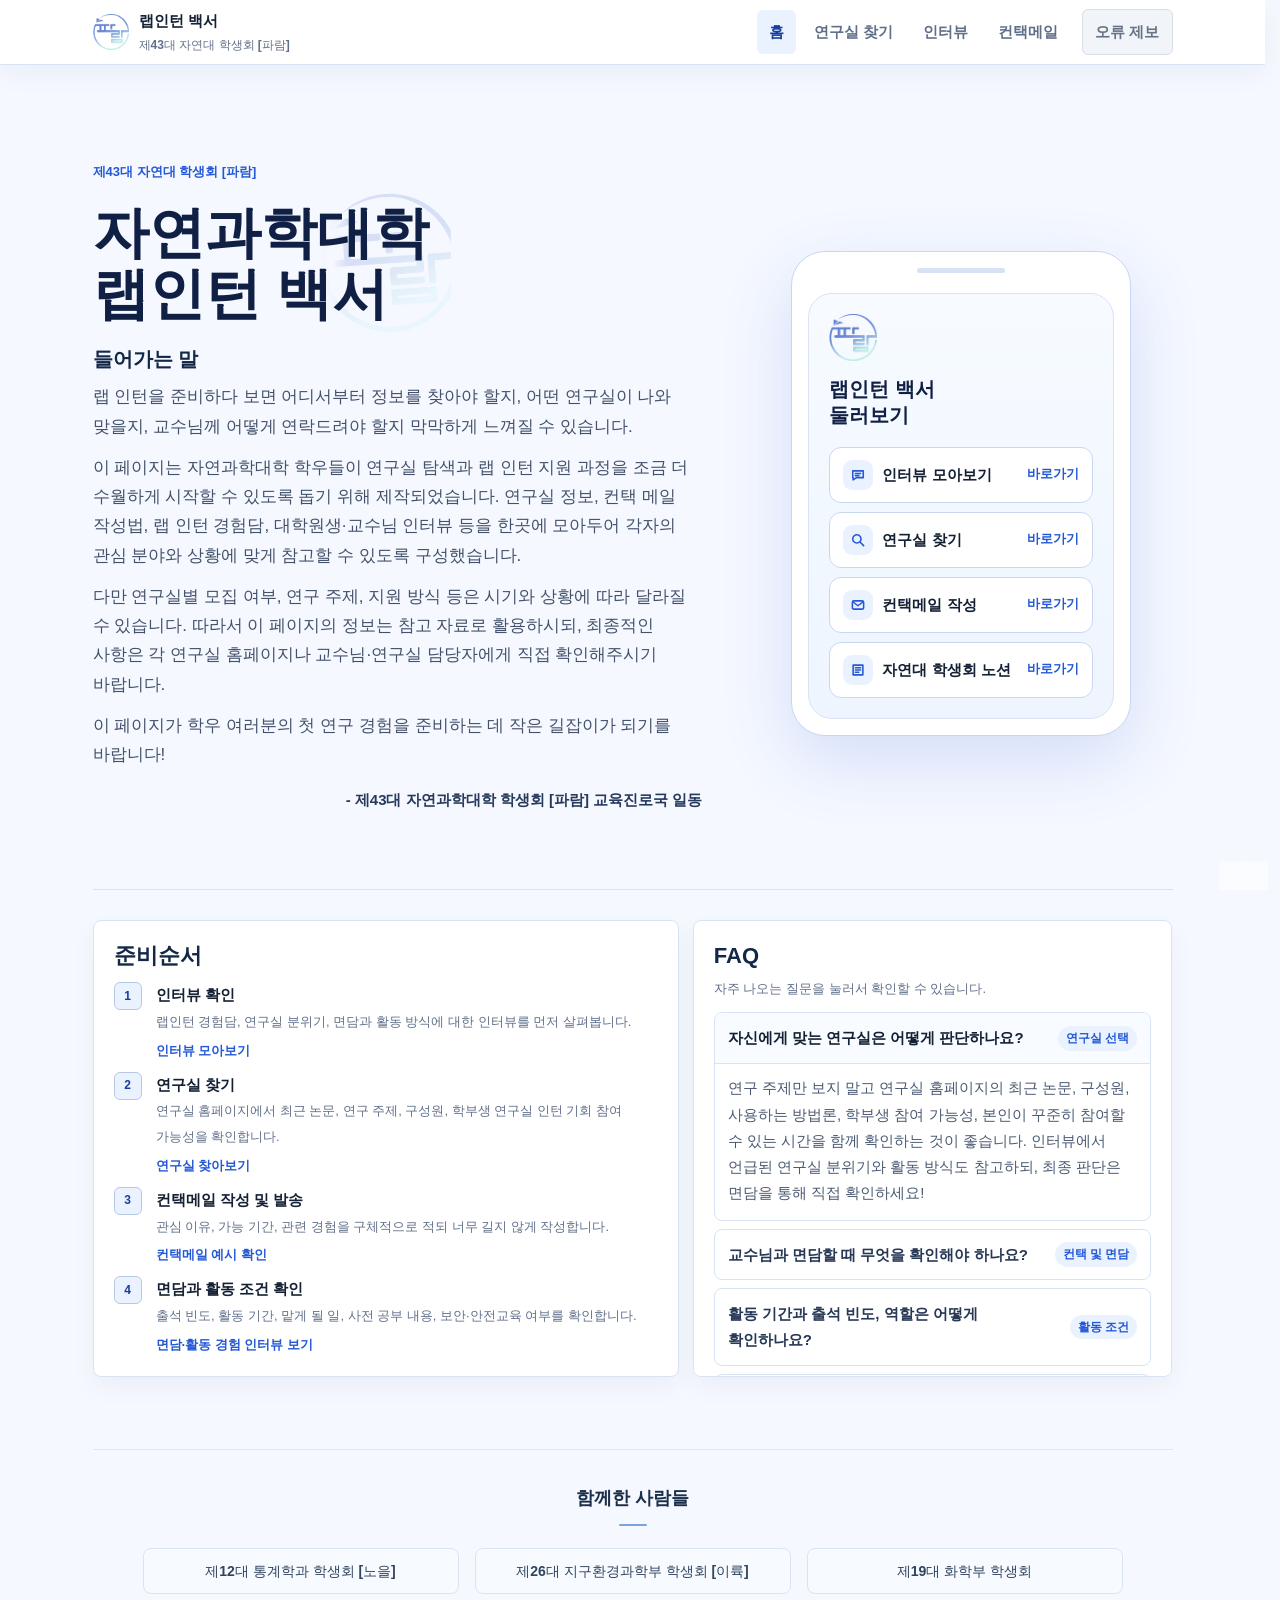
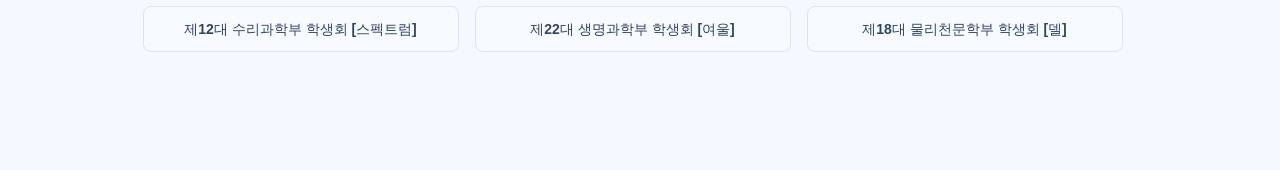
<file: index.html>
<!DOCTYPE html>
<html lang="ko">
  <head>
    <meta charset="UTF-8">
    <meta name="viewport" content="width=device-width, initial-scale=1.0">
    <title>자연과학대학 랩인턴 백서</title>
    <link rel="stylesheet" href="sigape.css">
    <link rel="icon" type="image/png" href="logo.png">
    <script src="site-config.js"></script>
    <script src="site-data.js"></script>
  </head>
  <body>
    <header class="site-header">
      <nav class="nav">
        <div class="brand">
          <a class="brand-logo-link" href="#" data-config-url="NOTION_URL" target="_blank" rel="noopener noreferrer" aria-label="자연대 학생회 노션">
            <img class="brand-logo" src="logo.png" alt="파람 로고">
          </a>
          <span class="brand-text">
            <a class="brand-main" href="index.html">랩인턴 백서</a>
            <a class="brand-sub" href="#" data-config-url="NOTION_URL" target="_blank" rel="noopener noreferrer">제43대 자연대 학생회 [파람]</a>
          </span>
        </div>
        <div class="menu">
          <a href="index.html" aria-current="page">홈</a>
          <a href="labs.html">연구실 찾기</a>
          <a href="interviews.html">인터뷰</a>
          <a href="contact-mail.html">컨택메일</a>
          <a class="menu-report" href="#" data-config-url="ERROR_FORM_URL" target="_blank" rel="noopener noreferrer">오류 제보</a>
        </div>
      </nav>
    </header>
    <main class="page">
      <section class="hub-hero">
        <div class="hub-copy">
          <p class="eyebrow">제43대 자연대 학생회 [파람]</p>
          <div class="title-logo-wrap">
            <h1 class="hub-title">자연과학대학<br>랩인턴 백서</h1>
            <img class="title-logo-bg" src="logo.png" alt="">
            <span class="title-logo-mask" aria-hidden="true"></span>
          </div>
          <h2 class="hub-intro-title">들어가는 말</h2>
          <p class="hub-intro">랩 인턴을 준비하다 보면 어디서부터 정보를 찾아야 할지, 어떤 연구실이 나와 맞을지, 교수님께 어떻게 연락드려야 할지 막막하게 느껴질 수 있습니다.</p>
          <p class="hub-intro">이 페이지는 자연과학대학 학우들이 연구실 탐색과 랩 인턴 지원 과정을 조금 더 수월하게 시작할 수 있도록 돕기 위해 제작되었습니다. 연구실 정보, 컨택 메일 작성법, 랩 인턴 경험담, 대학원생·교수님 인터뷰 등을 한곳에 모아두어 각자의 관심 분야와 상황에 맞게 참고할 수 있도록 구성했습니다.</p>
          <p class="hub-intro">다만 연구실별 모집 여부, 연구 주제, 지원 방식 등은 시기와 상황에 따라 달라질 수 있습니다. 따라서 이 페이지의 정보는 참고 자료로 활용하시되, 최종적인 사항은 각 연구실 홈페이지나 교수님·연구실 담당자에게 직접 확인해주시기 바랍니다.</p>
          <p class="hub-intro">이 페이지가 학우 여러분의 첫 연구 경험을 준비하는 데 작은 길잡이가 되기를 바랍니다!</p>
          <p class="signature-right">- 제43대 자연과학대학 학생회 [파람] 교육진로국 일동</p>
        </div>
        <div class="phone-wrap">
          <aside class="phone" aria-label="주요 페이지">
            <div class="phone-screen">
              <img class="phone-logo" src="logo.png" alt="파람 로고">
              <div class="phone-title">랩인턴 백서<br>둘러보기</div>
              <div class="phone-links">
                <a class="phone-link" href="interviews.html">
                  <strong><span class="phone-link-icon" aria-hidden="true"><svg viewBox="0 0 24 24"><path d="M5 6.5h14v9H10l-4.5 3v-3H5z"></path><path d="M8.5 10h7"></path><path d="M8.5 12.8h4.8"></path></svg></span>인터뷰 모아보기</strong>
                  <span>바로가기</span>
                </a>
                <a class="phone-link" href="labs.html">
                  <strong><span class="phone-link-icon" aria-hidden="true"><svg viewBox="0 0 24 24"><circle cx="10.5" cy="10.5" r="5.5"></circle><path d="M15 15l4.5 4.5"></path></svg></span>연구실 찾기</strong>
                  <span>바로가기</span>
                </a>
                <a class="phone-link" href="contact-mail.html">
                  <strong><span class="phone-link-icon" aria-hidden="true"><svg viewBox="0 0 24 24"><rect x="4.5" y="6.5" width="15" height="11" rx="2"></rect><path d="M5.5 8l6.5 5 6.5-5"></path></svg></span>컨택메일 작성</strong>
                  <span>바로가기</span>
                </a>
                <a class="phone-link" href="https://snucns.oopy.io/2bc85298-0ebf-80dc-a275-cecbe87f5ac3" target="_blank" rel="noopener noreferrer">
                  <strong><span class="phone-link-icon" aria-hidden="true"><svg viewBox="0 0 24 24"><path d="M5.5 5.5h13v13h-13z"></path><path d="M8.5 9h7"></path><path d="M8.5 12h7"></path><path d="M8.5 15h4.5"></path></svg></span>자연대 학생회 노션</strong>
                  <span>바로가기</span>
                </a>
              </div>
            </div>
          </aside>
        </div>
      </section>
      <section class="section grid two">
        <article class="panel">
          <h2>준비순서</h2>
          <ol class="steps">
            <li>
              <div><strong>인터뷰 확인</strong><br><span class="small">랩인턴 경험담, 연구실 분위기, 면담과 활동 방식에 대한 인터뷰를 먼저 살펴봅니다.</span><br><a class="step-link" href="interviews.html">인터뷰 모아보기</a></div>
            </li>
            <li>
              <div><strong>연구실 찾기</strong><br><span class="small">연구실 홈페이지에서 최근 논문, 연구 주제, 구성원, 학부생 연구실 인턴 기회 참여 가능성을 확인합니다.</span><br><a class="step-link" href="labs.html">연구실 찾아보기</a></div>
            </li>
            <li>
              <div><strong>컨택메일 작성 및 발송</strong><br><span class="small">관심 이유, 가능 기간, 관련 경험을 구체적으로 적되 너무 길지 않게 작성합니다.</span><br><a class="step-link" href="contact-mail.html">컨택메일 예시 확인</a></div>
            </li>
            <li>
              <div><strong>면담과 활동 조건 확인</strong><br><span class="small">출석 빈도, 활동 기간, 맡게 될 일, 사전 공부 내용, 보안·안전교육 여부를 확인합니다.</span><br><a class="step-link" href="interviews.html">면담·활동 경험 인터뷰 보기</a></div>
            </li>
          </ol>
        </article>
        <article class="panel home-faq-panel" id="faq">
          <h2>FAQ</h2>
          <p class="small">자주 나오는 질문을 눌러서 확인할 수 있습니다.</p>
          <div class="faq-list compact-faq">
            <details open>
              <summary>
                <span>자신에게 맞는 연구실은 어떻게 판단하나요?</span>
                <em>연구실 선택</em>
              </summary>
              <p>연구 주제만 보지 말고 연구실 홈페이지의 최근 논문, 구성원, 사용하는 방법론, 학부생 참여 가능성, 본인이 꾸준히 참여할 수 있는 시간을 함께 확인하는 것이 좋습니다. 인터뷰에서 언급된 연구실 분위기와 활동 방식도 참고하되, 최종 판단은 면담을 통해 직접 확인하세요!</p>
            </details>
            <details>
              <summary>
                <span>교수님과 면담할 때 무엇을 확인해야 하나요?</span>
                <em>컨택 및 면담</em>
              </summary>
              <p>활동 기간, 주당 참여 가능 시간, 실제 맡게 될 일, 지도 담당자, 필수 미팅, 사전에 미리 공부하면 좋을 내용, 보안·안전교육 여부를 확인하세요. 가능하다면 본인이 관심 있는 주제와 배우고 싶은 내용을 간단히 정리해 가면 좋습니다.</p>
            </details>
            <details>
              <summary>
                <span>활동 기간과 출석 빈도, 역할은 어떻게 확인하나요?</span>
                <em>활동 조건</em>
              </summary>
              <p>메일이나 면담에서 “방학 중 주 몇 회 참여가 가능한지”, “출석 시간이 고정인지 유동적인지”, “처음 맡게 될 업무가 문헌 조사·실험 보조·데이터 분석 중 무엇인지”를 구체적으로 물어보세요.</p>
            </details>
            <details>
              <summary>
                <span>답장을 받지 못하거나 거절당하면 어떻게 하나요?</span>
                <em>컨택 및 면담</em>
              </summary>
              <p>첫 메일 직후 반복해서 연락하기보다 충분한 기간을 두고 같은 메일 스레드에서 한 차례 정중하게 재문의할 수 있습니다. 이후에도 답변이 없으시다면, 개인적인 실패로 받아들이기보다 다른 연구실을 알아보면 됩니다!</p>
            </details>
            <details>
              <summary>
                <span>여러 연구실에 동시에 문의해도 되나요?</span>
                <em>컨택 및 면담</em>
              </summary>
              <p>가능은 하지만 같은 문구를 그대로 복사해 보내는 것은 피하세요. 각 연구실의 연구 주제와 본인의 관심이 연결되는 이유를 따로 적고, 동시에 여러 곳과 면담이 진행될 경우 일정과 의사소통을 정중하게 관리해야 합니다.</p>
            </details>
            <details>
              <summary>
                <span>활동 중 어려움이 생기면 누구에게 도움을 요청하나요?</span>
                <em>문제 상황 및 상담</em>
              </summary>
              <p>먼저 지도 담당 대학원생이나 연구실 담당자에게 상황을 설명하고 도움을 요청하세요. 안전, 인권, 지속적인 갈등처럼 혼자 해결하기 어려운 문제는 학교 상담·인권 관련 창구의 도움을 받을 수 있습니다.</p>
            </details>
            <details>
              <summary>
                <span>급여, 장학금, 활동비는 어떻게 확인하나요?</span>
                <em>급여 및 비용</em>
              </summary>
              <p>연구실이나 프로그램마다 다릅니다. 별도 안내가 없다면 면담에서 급여, 활동비, 장학금, 학점 인정 여부가 있는지 정중히 확인하세요. 금전 관련 조건은 구두로만 이해하지 말고 가능한 한 안내 문서나 메일로 남겨두는 것이 좋습니다.</p>
            </details>
            <details>
              <summary>
                <span>연구실 내 인간관계와 소통은 어떻게 접근하면 좋나요?</span>
                <em>인간관계</em>
              </summary>
              <p>연구실마다 문화가 다르므로 첫 경험만으로 일반화하지 않는 것이 좋습니다. 약속 시간, 질문 방식, 실험실 규칙을 지키고, 모르는 내용은 정리해서 물어보는 태도가 도움이 됩니다. 불편한 상황이 반복되면 혼자 참지 말고 신뢰할 수 있는 전문가와 상의하세요.</p>
            </details>
            <details>
              <summary>
                <span>학기 중 랩인턴을 하려면 수강 학점은 어떻게 잡아야 하나요?</span>
                <em>수업 병행</em>
              </summary>
              <p>정답은 없지만 실험이나 미팅이 정기적으로 있는 연구실이라면 수업·과제·시험 기간을 고려해 무리하지 않는 수준으로 계획하는게 좋습니다. 면담에서 주당 참여 시간을 솔직히 말하고, 시험 기간 조율 가능 여부도 확인하세요.</p>
            </details>
            <details>
              <summary>
                <span>일반적인 출근·퇴근 시간은 정해져 있나요?</span>
                <em>활동 조건</em>
              </summary>
              <p>연구실마다 크게 다릅니다. 정해진 출근 시간이 있는 곳도 있고, 미팅이나 실험 일정 중심으로 유동적으로 운영되는 곳도 있습니다. 시작 전에 필수 참여 일정과 예상 체류 시간을 확인하세요.</p>
            </details>
            <details>
              <summary>
                <span>연구실은 학부생을 선발할 때 무엇을 보나요?</span>
                <em>연구실 선택</em>
              </summary>
              <p>연구실 상황, 지도 가능 인원, 관심 분야의 구체성, 기본적인 준비 정도, 꾸준히 참여할 수 있는지 등을 함께 보는 경우가 많습니다. 많은 지식을 이미 갖춘 것보다 배우려는 태도와 명확한 동기가 중요하게 보일 수 있습니다.</p>
            </details>
          </div>
        </article>
      </section>
      <footer class="footer partners-footer">
        <h2>함께한 사람들</h2>
        <div class="footer-rule" aria-hidden="true"></div>
        <div class="partner-grid">
          <span>제12대 통계학과 학생회 [노을]</span>
          <span>제26대 지구환경과학부 학생회 [이륙]</span>
          <span>제19대 화학부 학생회</span>
          <span>제12대 수리과학부 학생회 [스펙트럼]</span>
          <span>제22대 생명과학부 학생회 [여울]</span>
          <span>제18대 물리천문학부 학생회 [델]</span>
        </div>
      </footer>
    </main>
    <script>
      document.querySelectorAll("[data-config-url]").forEach(function(link) {
        var key = link.getAttribute("data-config-url");
        var url = window.SITE_CONFIG && window.SITE_CONFIG[key];
        if (url) {
          link.href = url
        } else {
          link.hidden = true
        }
      });
    </script>
    <a class="admin-float" href="admin.html" aria-label="관리자 페이지">관리자</a>
  </body>

</html>
</file>
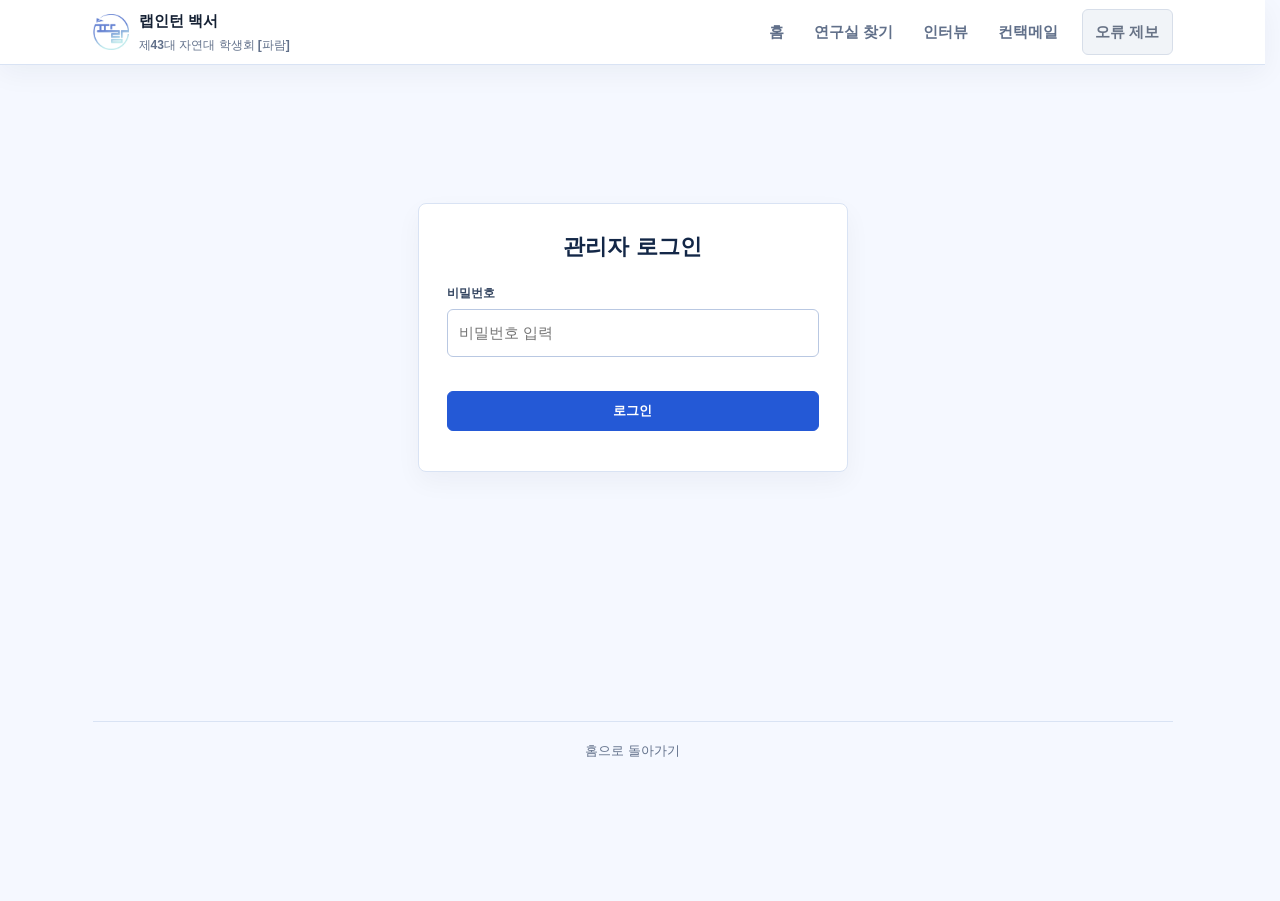
<file: admin.html>
<!DOCTYPE html>
<html lang="ko">
  <head>
    <meta charset="UTF-8">
    <meta name="viewport" content="width=device-width, initial-scale=1.0">
    <title>관리자 페이지</title>
    <link rel="stylesheet" href="sigape.css">
    <link rel="icon" type="image/png" href="logo.png">
    <script src="site-config.js"></script>
    <script src="site-data.js"></script>
  </head>
  <body>
    <header class="site-header">
      <nav class="nav">
        <div class="brand">
          <a class="brand-logo-link" href="#" data-config-url="NOTION_URL" target="_blank" rel="noopener noreferrer" aria-label="자연대 학생회 노션">
            <img class="brand-logo" src="logo.png" alt="파람 로고">
          </a>
          <span class="brand-text">
            <a class="brand-main" href="index.html">랩인턴 백서</a>
            <a class="brand-sub" href="#" data-config-url="NOTION_URL" target="_blank" rel="noopener noreferrer">제43대 자연대 학생회 [파람]</a>
          </span>
        </div>
        <div class="menu">
          <a href="index.html">홈</a>
          <a href="labs.html">연구실 찾기</a>
          <a href="interviews.html">인터뷰</a>
          <a href="contact-mail.html">컨택메일</a>
          <a class="menu-report" href="#" data-config-url="ERROR_FORM_URL" target="_blank" rel="noopener noreferrer">오류 제보</a>
        </div>
      </nav>
    </header>
    <main class="page admin-page">
      <section class="admin-login panel" id="loginPanel">
        <h2>관리자 로그인</h2>
        <div class="field">
          <label for="adminPassword">비밀번호</label>
          <input id="adminPassword" type="password" autocomplete="current-password" placeholder="비밀번호 입력">
        </div>
        <button class="btn primary" type="button" id="loginButton">로그인</button>
        <p class="small" id="loginMessage"></p>
      </section>
      <section class="admin-tools hidden" id="adminTools">
        <p class="breadcrumb"><a href="index.html">홈</a> / 관리자</p>
        <div class="grid two">
          <article class="panel">
            <h2>1. 파일 업로드</h2>
            <div class="field">
              <label for="labsFile">연구실 DB 엑셀 파일</label>
              <input id="labsFile" type="file" accept=".xlsx,.xls,.csv,.tsv">
            </div>
            <div class="field">
              <label for="interviewsFile">인터뷰 DB 엑셀 파일</label>
              <input id="interviewsFile" type="file" accept=".xlsx,.xls,.csv,.tsv">
            </div>
            <p class="small">인터뷰 파일은 시트가 교수님, 대학원생, 학부생으로 나뉘어 있어도 됩니다. 구분 칸이 비어 있으면 시트 이름을 구분으로 사용합니다.</p>
          </article>
          <article class="panel soft">
            <h2>2. 확인</h2>
            <div class="admin-counts">
              <p>연구실 DB: <strong id="labsCount">0</strong>개</p>
              <p>인터뷰 DB: <strong id="interviewsCount">0</strong>개</p>
            </div>
            <button class="btn primary" type="button" id="downloadButton">site-data.js 다운로드</button>
            <p class="small">다운로드한 site-data.js를 GitHub 저장소의 기존 site-data.js와 교체하면 전체 방문자에게 반영됩니다.</p>
          </article>
        </div>
        <section class="panel admin-preview">
          <h2>업로드 결과</h2>
          <div id="adminStatus" class="small">아직 업로드된 파일이 없습니다.</div>
          <div class="admin-table-wrap">
            <table class="admin-table" id="previewTable">
              <tbody></tbody>
            </table>
          </div>
        </section>
      </section>
      <footer class="footer admin-footer">
        <a href="index.html">홈으로 돌아가기</a>
      </footer>
    </main>
    <script>
      document.querySelectorAll("[data-config-url]").forEach(function(link) {
        var key = link.getAttribute("data-config-url");
        var url = window.SITE_CONFIG && window.SITE_CONFIG[key];
        if (url) {
          link.href = url
        } else {
          link.hidden = true
        }
      });
    </script>
    <script>
      const ADMIN_PASSWORD = "SnuCns123lg!";
      const state = {
        labs: [],
        interviews: []
      };
      const $ = id => document.getElementById(id);

      function normalizeKey(k) {
        return String(k || "").trim();
      }

      function hasValue(row) {
        return Object.values(row).some(v => String(v).trim());
      }

      function parseDelimited(text, delimiter) {
        const rows = [];
        let row = [],
          cell = "",
          quote = false;
        for (let i = 0; i < text.length; i++) {
          const ch = text[i],
            next = text[i + 1];
          if (ch === '"' && quote && next === '"') {
            cell += '"';
            i++;
            continue
          }
          if (ch === '"') {
            quote = !quote;
            continue
          }
          if (ch === delimiter && !quote) {
            row.push(cell);
            cell = "";
            continue
          }
          if ((ch === '\n' || ch === '\r') && !quote) {
            if (ch === '\r' && next === '\n') i++;
            row.push(cell);
            if (row.some(v => String(v).trim())) rows.push(row);
            row = [];
            cell = "";
            continue
          }
          cell += ch;
        }
        row.push(cell);
        if (row.some(v => String(v).trim())) rows.push(row);
        const headers = (rows.shift() || []).map(normalizeKey);
        return rows.map(values => Object.fromEntries(headers.map((h, i) => [h, values[i] || ""])));
      }

      function readTextFile(file) {
        return new Promise((resolve, reject) => {
          const reader = new FileReader();
          reader.onload = e => resolve(String(e.target.result || ""));
          reader.onerror = () => reject(new Error("파일을 읽지 못했습니다."));
          reader.readAsText(file, "utf-8");
        });
      }

      function readWorkbook(file) {
        return new Promise((resolve, reject) => {
          if (!window.XLSX) {
            reject(new Error("엑셀 분석 도구를 불러오지 못했습니다. CSV 또는 TSV 파일로 저장해서 다시 올려주세요."));
            return
          }
          const reader = new FileReader();
          reader.onload = e => {
            try {
              resolve(XLSX.read(e.target.result, {
                type: "array"
              }))
            } catch (err) {
              reject(new Error("엑셀 파일을 분석하지 못했습니다."))
            }
          };
          reader.onerror = () => reject(new Error("파일을 읽지 못했습니다."));
          reader.readAsArrayBuffer(file);
        });
      }

      function sheetRows(wb, name) {
        const sheet = wb.Sheets[name];
        return XLSX.utils.sheet_to_json(sheet, {
          defval: ""
        }).map(row => Object.fromEntries(Object.entries(row).map(([k, v]) => [normalizeKey(k), v])));
      }

      function normalizeRole(sheetName) {
        const text = String(sheetName || "");
        if (text.includes("교수")) return "교수님";
        if (text.includes("대학원")) return "대학원생";
        if (text.includes("학부")) return "학부생";
        return text || "미분류";
      }
      async function rowsFromFile(file) {
        const lower = file.name.toLowerCase();
        if (lower.endsWith(".csv") || lower.endsWith(".tsv")) {
          const text = await readTextFile(file);
          return {
            kind: "text",
            rows: parseDelimited(text, lower.endsWith(".tsv") ? "\t" : ",")
          };
        }
        const wb = await readWorkbook(file);
        return {
          kind: "workbook",
          workbook: wb
        };
      }
      async function handleLabs(file) {
        const data = await rowsFromFile(file);
        state.labs = (data.kind === "text" ? data.rows : sheetRows(data.workbook, data.workbook
          .SheetNames[0])).filter(hasValue);
        renderAdmin();
      }
      async function handleInterviews(file) {
        const data = await rowsFromFile(file);
        state.interviews = (data.kind === "text" ? data.rows : data.workbook.SheetNames.flatMap(name =>
          sheetRows(data.workbook, name).map(row => {
            if (!String(row["구분"] || "").trim()) row["구분"] = normalizeRole(name);
            return row;
          }))).filter(hasValue);
        renderAdmin();
      }

      function renderAdmin() {
        $("labsCount").textContent = state.labs.length;
        $("interviewsCount").textContent = state.interviews.length;
        $("adminStatus").textContent = "연구실 " + state.labs.length + "개, 인터뷰 " + state.interviews.length +
          "개가 준비되었습니다.";
        const rows = [...state.labs.slice(0, 3).map(r => ({
          type: "연구실",
          name: r["연구실명"] || r["교수명"] || ""
        })), ...state.interviews.slice(0, 3).map(r => ({
          type: "인터뷰",
          name: r["이름"] || r["구분"] || ""
        }))];
        $("previewTable").innerHTML = "<tbody>" + rows.map(r => "<tr><th>" + r.type + "</th><td>" +
          String(r.name || "") + "</td></tr>").join("") + "</tbody>";
      }

      function siteDataText() {
        return "window.SITE_DATA = " + JSON.stringify({
          generatedAt: new Date().toISOString(),
          labs: state.labs,
          interviews: state.interviews
        }, null, 2) + ";\n";
      }
      $("loginButton").addEventListener("click", () => {
        if ($("adminPassword").value === ADMIN_PASSWORD) {
          $("loginPanel").classList.add("hidden");
          $("adminTools").classList.remove("hidden");
        } else {
          $("loginMessage").textContent = "비밀번호를 확인해 주세요.";
        }
      });
      $("labsFile").addEventListener("change", async e => {
        try {
          if (e.target.files[0]) await handleLabs(e.target.files[0])
        } catch (err) {
          $("adminStatus").textContent = err.message
        }
      });
      $("interviewsFile").addEventListener("change", async e => {
        try {
          if (e.target.files[0]) await handleInterviews(e.target.files[0])
        } catch (err) {
          $("adminStatus").textContent = err.message
        }
      });
      $("downloadButton").addEventListener("click", () => {
        const blob = new Blob([siteDataText()], {
          type: "text/javascript;charset=utf-8"
        });
        const a = document.createElement("a");
        a.href = URL.createObjectURL(blob);
        a.download = "site-data.js";
        a.click();
        URL.revokeObjectURL(a.href);
      });
      renderAdmin();
    </script>
  </body>

</html>
</file>
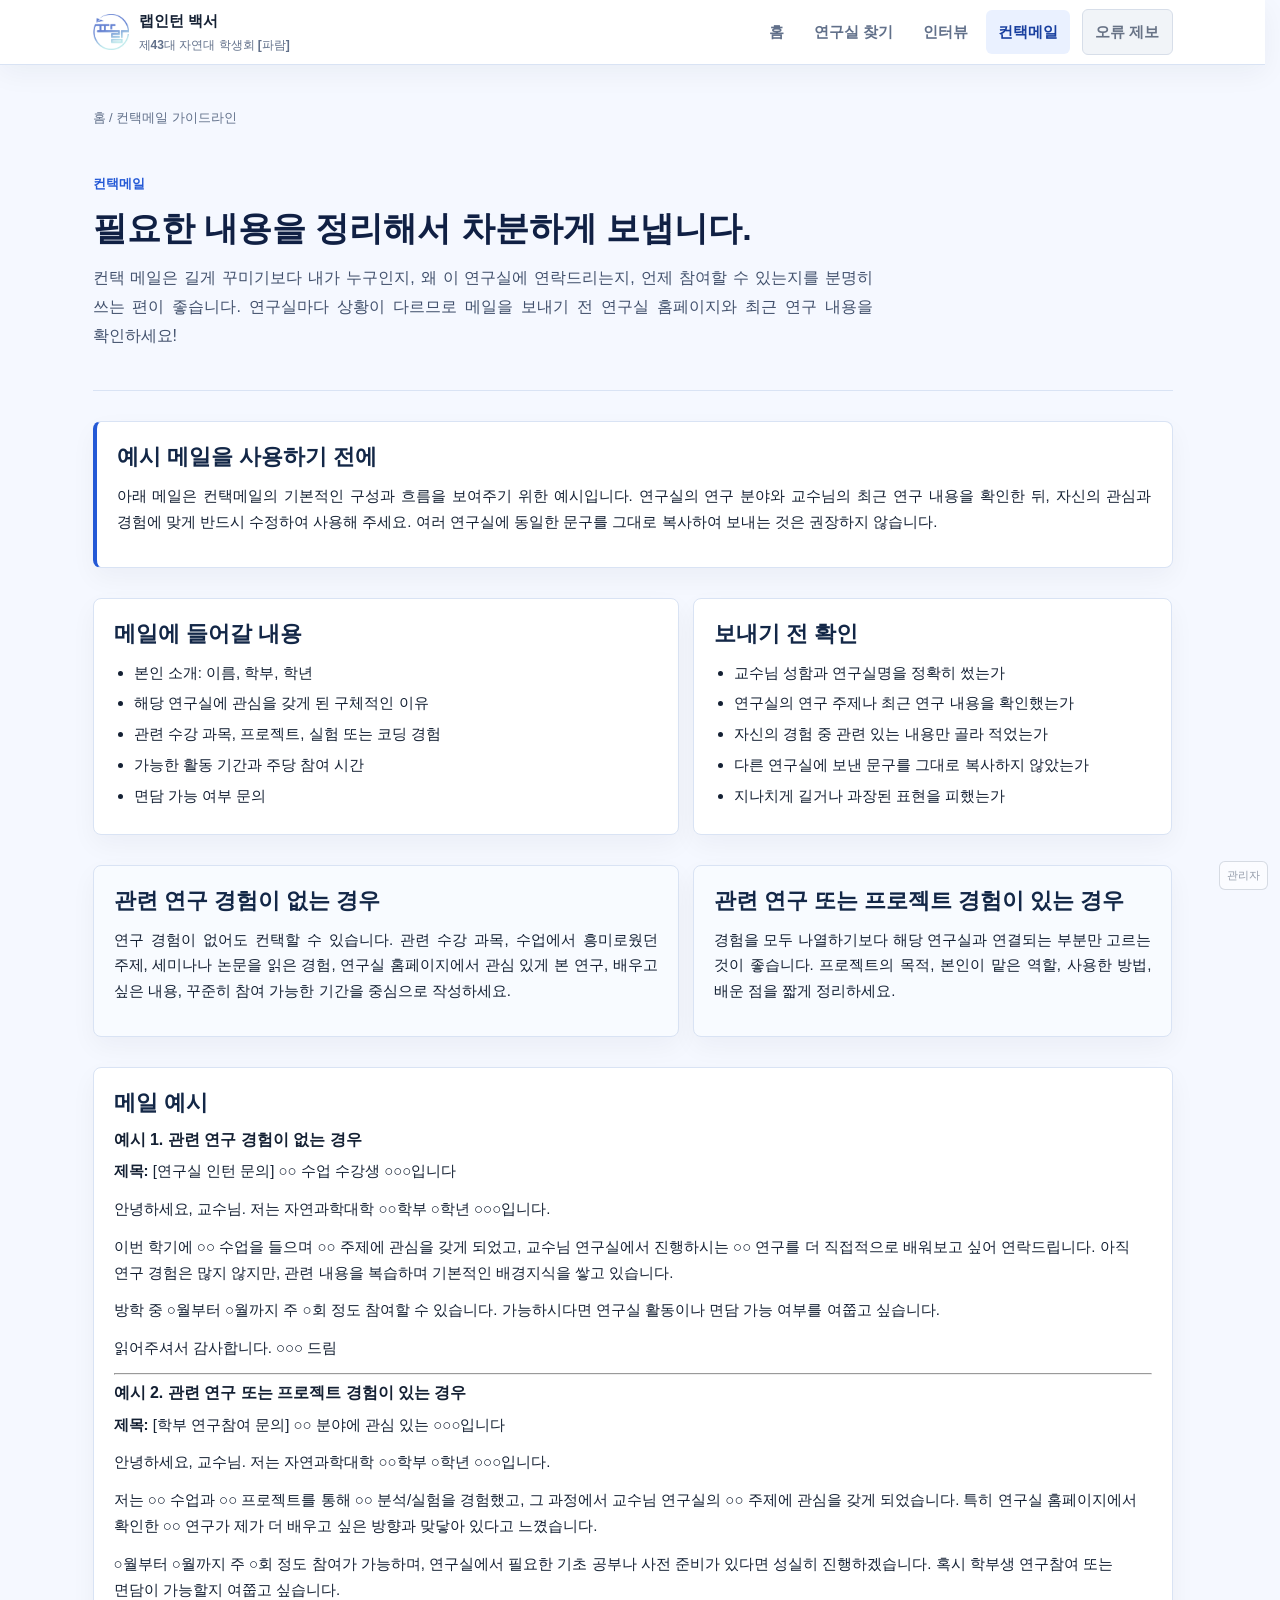
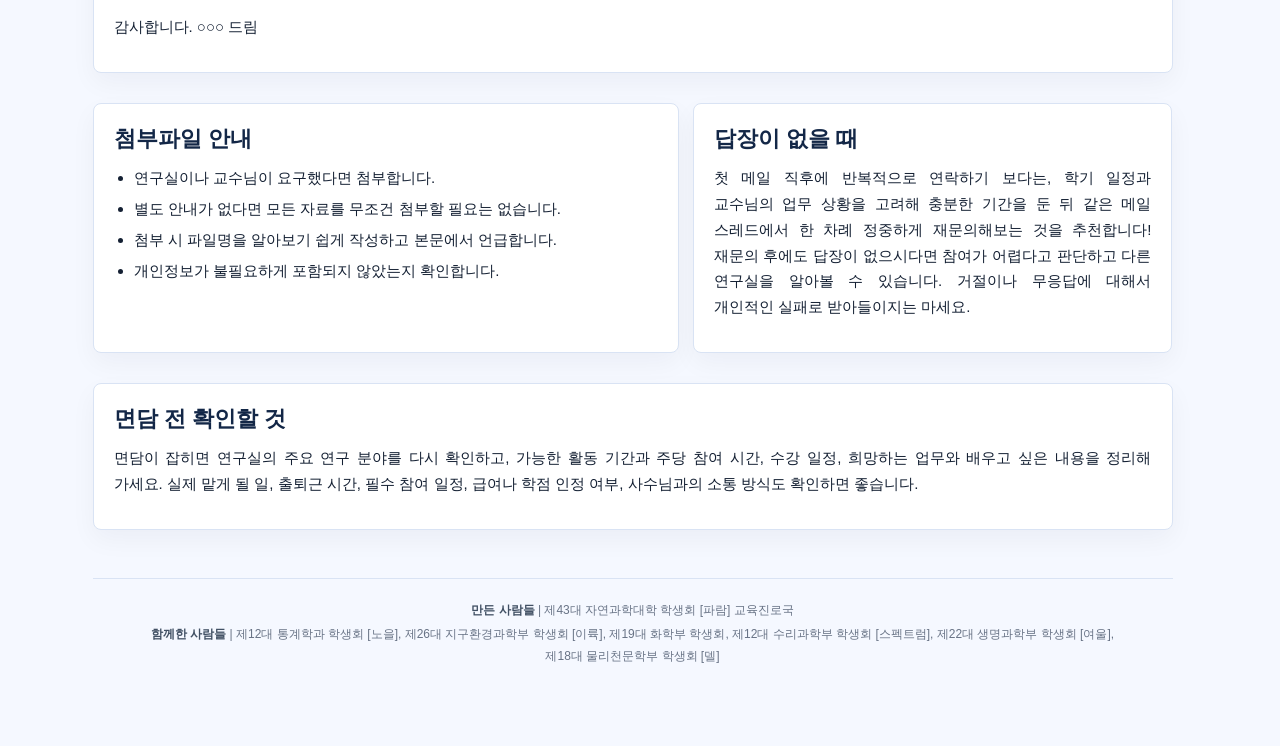
<file: contact-mail.html>
<!DOCTYPE html>
<html lang="ko">
  <head>
    <meta charset="UTF-8">
    <meta name="viewport" content="width=device-width, initial-scale=1.0">
    <title>컨택메일 가이드라인</title>
    <link rel="stylesheet" href="sigape.css">
    <link rel="icon" type="image/png" href="logo.png">
    <script src="site-config.js"></script>
    <script src="site-data.js"></script>
  </head>
  <body>
    <header class="site-header">
      <nav class="nav">
        <div class="brand">
          <a class="brand-logo-link" href="#" data-config-url="NOTION_URL" target="_blank" rel="noopener noreferrer" aria-label="자연대 학생회 노션">
            <img class="brand-logo" src="logo.png" alt="파람 로고">
          </a>
          <span class="brand-text">
            <a class="brand-main" href="index.html">랩인턴 백서</a>
            <a class="brand-sub" href="#" data-config-url="NOTION_URL" target="_blank" rel="noopener noreferrer">제43대 자연대 학생회 [파람]</a>
          </span>
        </div>
        <div class="menu">
          <a href="index.html">홈</a>
          <a href="labs.html">연구실 찾기</a>
          <a href="interviews.html">인터뷰</a>
          <a href="contact-mail.html" aria-current="page">컨택메일</a>
          <a class="menu-report" href="#" data-config-url="ERROR_FORM_URL" target="_blank" rel="noopener noreferrer">오류 제보</a>
        </div>
      </nav>
    </header>
    <main class="page">
      <p class="breadcrumb"><a href="index.html">홈</a> / 컨택메일 가이드라인</p>
      <section class="hero">
        <p class="eyebrow">컨택메일</p>
        <h1>필요한 내용을 정리해서 차분하게 보냅니다.</h1>
        <p class="lead justify">컨택 메일은 길게 꾸미기보다 내가 누구인지, 왜 이 연구실에 연락드리는지, 언제 참여할 수 있는지를 분명히 쓰는 편이 좋습니다. 연구실마다 상황이 다르므로 메일을 보내기 전 연구실 홈페이지와 최근 연구 내용을 확인하세요!</p>
      </section>
      <section class="section panel notice">
        <h2>예시 메일을 사용하기 전에</h2>
        <p class="justify">아래 메일은 컨택메일의 기본적인 구성과 흐름을 보여주기 위한 예시입니다. 연구실의 연구 분야와 교수님의 최근 연구 내용을 확인한 뒤, 자신의 관심과 경험에 맞게 반드시 수정하여 사용해 주세요. 여러 연구실에 동일한 문구를 그대로 복사하여 보내는 것은 권장하지 않습니다.</p>
      </section>
      <section class="section grid two">
        <article class="panel">
          <h2>메일에 들어갈 내용</h2>
          <ul class="list">
            <li>본인 소개: 이름, 학부, 학년</li>
            <li>해당 연구실에 관심을 갖게 된 구체적인 이유</li>
            <li>관련 수강 과목, 프로젝트, 실험 또는 코딩 경험</li>
            <li>가능한 활동 기간과 주당 참여 시간</li>
            <li>면담 가능 여부 문의</li>
          </ul>
        </article>
        <article class="panel">
          <h2>보내기 전 확인</h2>
          <ul class="list">
            <li>교수님 성함과 연구실명을 정확히 썼는가</li>
            <li>연구실의 연구 주제나 최근 연구 내용을 확인했는가</li>
            <li>자신의 경험 중 관련 있는 내용만 골라 적었는가</li>
            <li>다른 연구실에 보낸 문구를 그대로 복사하지 않았는가</li>
            <li>지나치게 길거나 과장된 표현을 피했는가</li>
          </ul>
        </article>
      </section>
      <section class="section grid two">
        <article class="panel soft">
          <h2>관련 연구 경험이 없는 경우</h2>
          <p class="justify">연구 경험이 없어도 컨택할 수 있습니다. 관련 수강 과목, 수업에서 흥미로웠던 주제, 세미나나 논문을 읽은 경험, 연구실 홈페이지에서 관심 있게 본 연구, 배우고 싶은 내용, 꾸준히 참여 가능한 기간을 중심으로 작성하세요.</p>
        </article>
        <article class="panel soft">
          <h2>관련 연구 또는 프로젝트 경험이 있는 경우</h2>
          <p class="justify">경험을 모두 나열하기보다 해당 연구실과 연결되는 부분만 고르는 것이 좋습니다. 프로젝트의 목적, 본인이 맡은 역할, 사용한 방법, 배운 점을 짧게 정리하세요.</p>
        </article>
      </section>
      <section class="section panel">
        <h2>메일 예시</h2>
        <h3>예시 1. 관련 연구 경험이 없는 경우</h3>
        <p><strong>제목:</strong> [연구실 인턴 문의] ○○ 수업 수강생 ○○○입니다</p>
        <p>안녕하세요, 교수님. 저는 자연과학대학 ○○학부 ○학년 ○○○입니다.</p>
        <p>이번 학기에 ○○ 수업을 들으며 ○○ 주제에 관심을 갖게 되었고, 교수님 연구실에서 진행하시는 ○○ 연구를 더 직접적으로 배워보고 싶어 연락드립니다. 아직 연구 경험은 많지 않지만, 관련 내용을 복습하며 기본적인 배경지식을 쌓고 있습니다.</p>
        <p>방학 중 ○월부터 ○월까지 주 ○회 정도 참여할 수 있습니다. 가능하시다면 연구실 활동이나 면담 가능 여부를 여쭙고 싶습니다.</p>
        <p>읽어주셔서 감사합니다. ○○○ 드림</p>
        <hr>
        <h3>예시 2. 관련 연구 또는 프로젝트 경험이 있는 경우</h3>
        <p><strong>제목:</strong> [학부 연구참여 문의] ○○ 분야에 관심 있는 ○○○입니다</p>
        <p>안녕하세요, 교수님. 저는 자연과학대학 ○○학부 ○학년 ○○○입니다.</p>
        <p>저는 ○○ 수업과 ○○ 프로젝트를 통해 ○○ 분석/실험을 경험했고, 그 과정에서 교수님 연구실의 ○○ 주제에 관심을 갖게 되었습니다. 특히 연구실 홈페이지에서 확인한 ○○ 연구가 제가 더 배우고 싶은 방향과 맞닿아 있다고 느꼈습니다.</p>
        <p>○월부터 ○월까지 주 ○회 정도 참여가 가능하며, 연구실에서 필요한 기초 공부나 사전 준비가 있다면 성실히 진행하겠습니다. 혹시 학부생 연구참여 또는 면담이 가능할지 여쭙고 싶습니다.</p>
        <p>감사합니다. ○○○ 드림</p>
      </section>
      <section class="section grid two">
        <article class="panel">
          <h2>첨부파일 안내</h2>
          <ul class="list">
            <li>연구실이나 교수님이 요구했다면 첨부합니다.</li>
            <li>별도 안내가 없다면 모든 자료를 무조건 첨부할 필요는 없습니다.</li>
            <li>첨부 시 파일명을 알아보기 쉽게 작성하고 본문에서 언급합니다.</li>
            <li>개인정보가 불필요하게 포함되지 않았는지 확인합니다.</li>
          </ul>
        </article>
        <article class="panel">
          <h2>답장이 없을 때</h2>
          <p class="justify">첫 메일 직후에 반복적으로 연락하기 보다는, 학기 일정과 교수님의 업무 상황을 고려해 충분한 기간을 둔 뒤 같은 메일 스레드에서 한 차례 정중하게 재문의해보는 것을 추천합니다! 재문의 후에도 답장이 없으시다면 참여가 어렵다고 판단하고 다른 연구실을 알아볼 수 있습니다. 거절이나 무응답에 대해서 개인적인 실패로 받아들이지는 마세요.</p>
        </article>
      </section>
      <section class="section panel">
        <h2>면담 전 확인할 것</h2>
        <p class="justify">면담이 잡히면 연구실의 주요 연구 분야를 다시 확인하고, 가능한 활동 기간과 주당 참여 시간, 수강 일정, 희망하는 업무와 배우고 싶은 내용을 정리해 가세요. 실제 맡게 될 일, 출퇴근 시간, 필수 참여 일정, 급여나 학점 인정 여부, 사수님과의 소통 방식도 확인하면 좋습니다.</p>
      </section>
      <footer class="footer compact-credit-footer">
        <p><strong>만든 사람들</strong> | 제43대 자연과학대학 학생회 [파람] 교육진로국</p>
        <p><strong>함께한 사람들</strong> | 제12대 통계학과 학생회 [노을], 제26대 지구환경과학부 학생회 [이륙], 제19대 화학부 학생회, 제12대 수리과학부 학생회 [스펙트럼], 제22대 생명과학부 학생회 [여울], 제18대 물리천문학부 학생회 [델]</p>
      </footer>
    </main>
    <script>
      document.querySelectorAll("[data-config-url]").forEach(function(link) {
        var key = link.getAttribute("data-config-url");
        var url = window.SITE_CONFIG && window.SITE_CONFIG[key];
        if (url) {
          link.href = url
        } else {
          link.hidden = true
        }
      });
    </script>
    <a class="admin-float" href="admin.html" aria-label="관리자 페이지">관리자</a>
  </body>

</html>
</file>
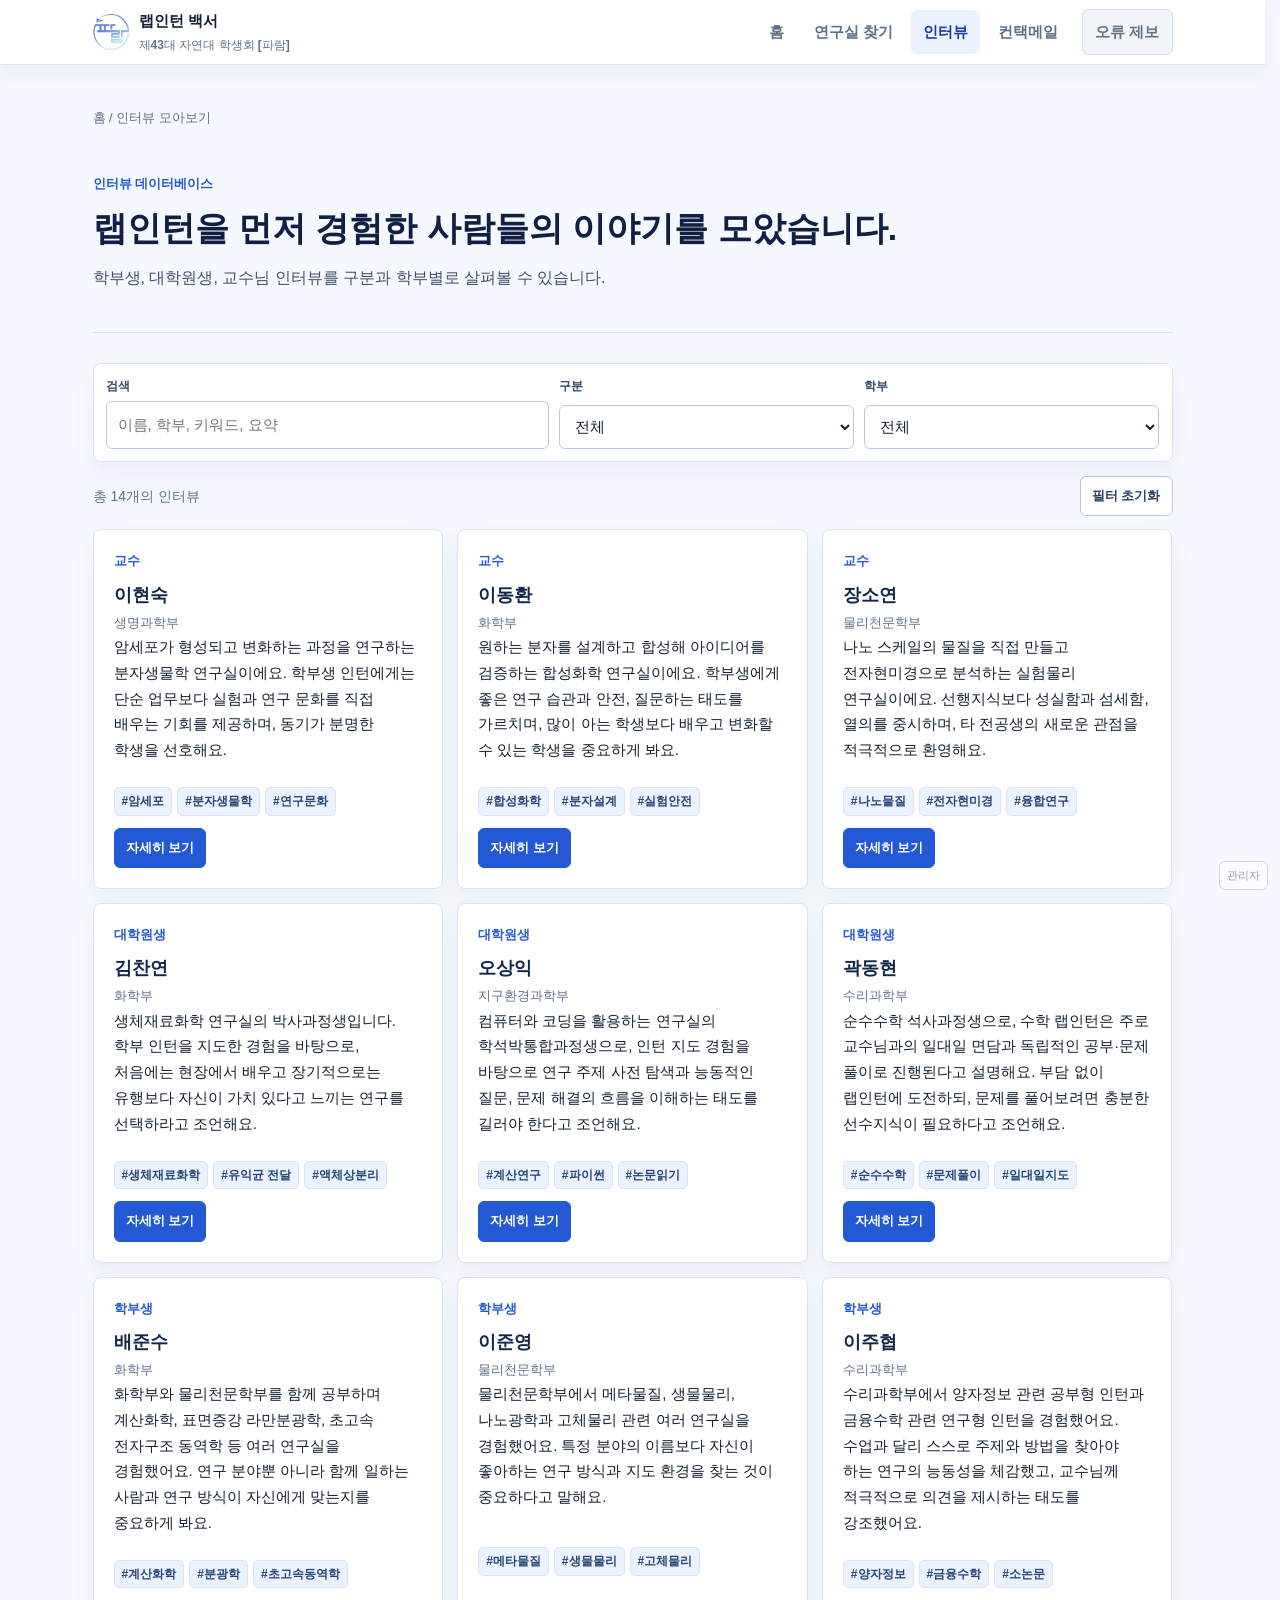
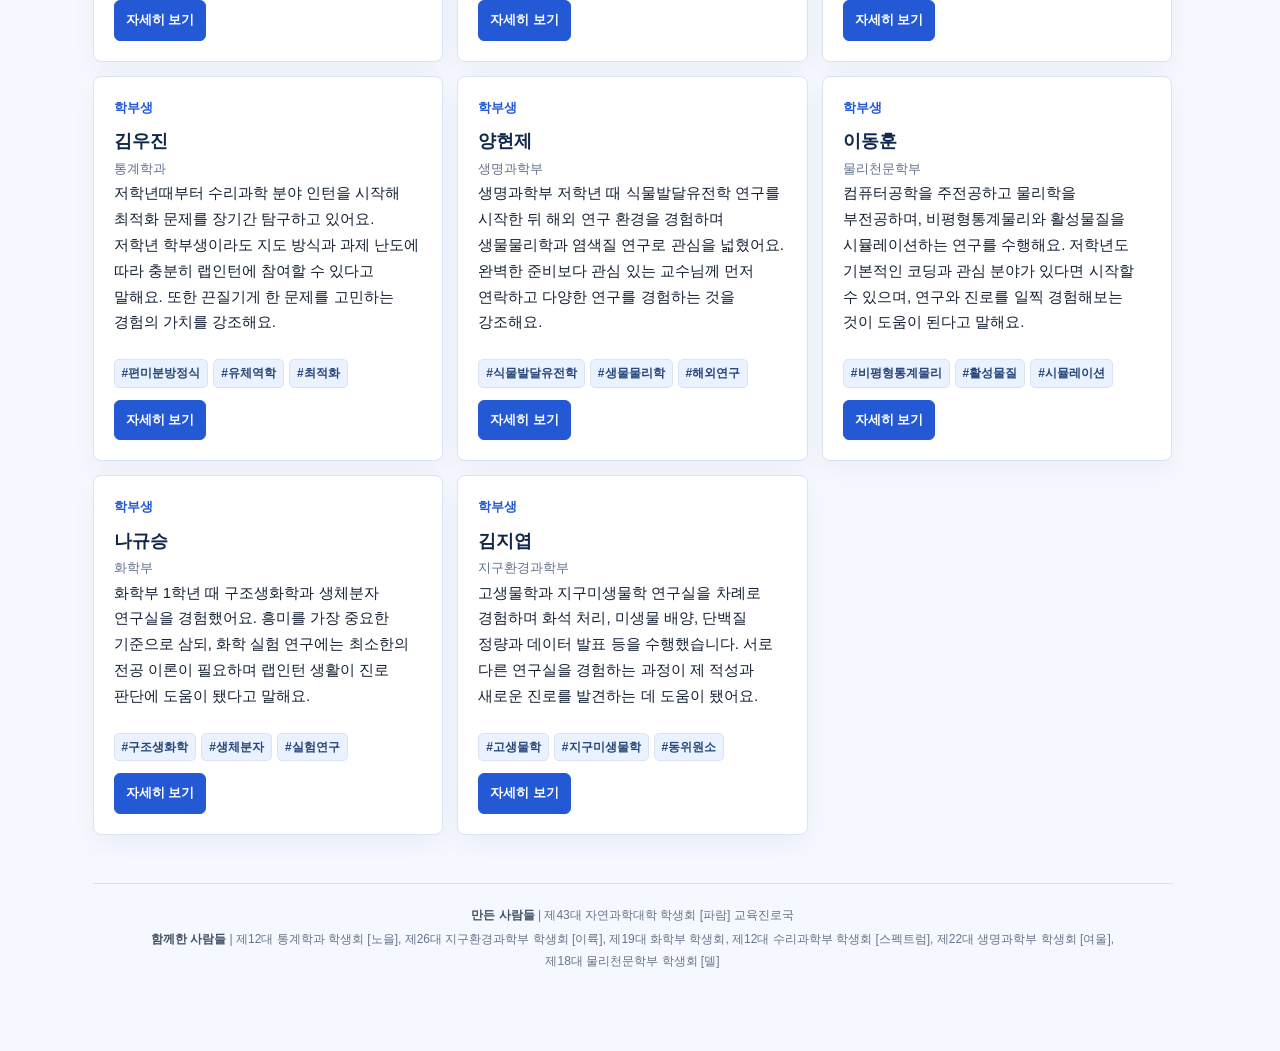
<file: interviews.html>
<!DOCTYPE html>
<html lang="ko">
  <head>
    <meta charset="UTF-8">
    <meta name="viewport" content="width=device-width, initial-scale=1.0">
    <title>인터뷰 모아보기</title>
    <link rel="stylesheet" href="sigape.css">
    <link rel="icon" type="image/png" href="logo.png">
    <script src="site-config.js"></script>
    <script src="site-data.js"></script>
  </head>
  <body>
    <header class="site-header">
      <nav class="nav">
        <div class="brand">
          <a class="brand-logo-link" href="#" data-config-url="NOTION_URL" target="_blank" rel="noopener noreferrer" aria-label="자연대 학생회 노션">
            <img class="brand-logo" src="logo.png" alt="파람 로고">
          </a>
          <span class="brand-text">
            <a class="brand-main" href="index.html">랩인턴 백서</a>
            <a class="brand-sub" href="#" data-config-url="NOTION_URL" target="_blank" rel="noopener noreferrer">제43대 자연대 학생회 [파람]</a>
          </span>
        </div>
        <div class="menu">
          <a href="index.html">홈</a>
          <a href="labs.html">연구실 찾기</a>
          <a href="interviews.html" aria-current="page">인터뷰</a>
          <a href="contact-mail.html">컨택메일</a>
          <a class="menu-report" href="#" data-config-url="ERROR_FORM_URL" target="_blank" rel="noopener noreferrer">오류 제보</a>
        </div>
      </nav>
    </header>
    <main class="page">
      <p class="breadcrumb"><a href="index.html">홈</a> / 인터뷰 모아보기</p>
      <section class="hero">
        <p class="eyebrow">인터뷰 데이터베이스</p>
        <h1>랩인턴을 먼저 경험한 사람들의 이야기를 모았습니다.</h1>
        <p class="lead">학부생, 대학원생, 교수님 인터뷰를 구분과 학부별로 살펴볼 수 있습니다. </p>
      </section>
      <section class="section toolbar">
        <div class="toolbar-grid">
          <div class="field">
            <label for="searchInput">검색</label>
            <input id="searchInput" type="search" placeholder="이름, 학부, 키워드, 요약">
          </div>
          <div class="field">
            <label for="roleFilter">구분</label>
            <select id="roleFilter">
              <option value="all">전체</option>
            </select>
          </div>
          <div class="field">
            <label for="deptFilter">학부</label>
            <select id="deptFilter">
              <option value="all">전체</option>
            </select>
          </div>
        </div>
      </section>
      <section class="summary-row">
        <div id="resultCount">인터뷰를 불러오는 중입니다.</div>
        <button class="btn" type="button" id="resetButton">필터 초기화</button>
      </section>
      <section class="state" id="loadingState">인터뷰 정보를 불러오는 중입니다.</section>
      <section class="state error hidden" id="errorState"></section>
      <section class="cards" id="gallery"></section>
      <section class="state hidden" id="emptyState">조건에 맞는 결과가 없습니다. 검색어를 줄이거나 다른 학부를 선택해 주세요.</section>
      <footer class="footer compact-credit-footer">
        <p><strong>만든 사람들</strong> | 제43대 자연과학대학 학생회 [파람] 교육진로국</p>
        <p><strong>함께한 사람들</strong> | 제12대 통계학과 학생회 [노을], 제26대 지구환경과학부 학생회 [이륙], 제19대 화학부 학생회, 제12대 수리과학부 학생회 [스펙트럼], 제22대 생명과학부 학생회 [여울], 제18대 물리천문학부 학생회 [델]</p>
      </footer>
      <div class="modal-backdrop" id="modalBackdrop" role="dialog" aria-modal="true" aria-hidden="true">
        <article class="modal">
          <div class="modal-head">
            <div>
              <h2 id="modalName">인터뷰</h2>
              <div class="small" id="modalMeta"></div>
            </div>
            <button class="close-btn" type="button" id="closeModal" aria-label="닫기">×</button>
          </div>
          <div class="modal-body" id="modalBody"></div>
        </article>
      </div>
    </main>
    <script>
      const DATA_REQUIRED_MESSAGE = "관리자 페이지에서 파일을 업로드해주세요.";
      let interviews = [],
        currentRole = "all",
        currentDept = "all";
      const defaultQuestions = ["랩인턴을 하게 된 계기는 무엇인가요?", "컨택 또는 선발 과정에서 중요했던 점은 무엇인가요?", "실제로 어떤 일을 했나요?",
        "미리 준비하면 좋은 것은 무엇인가요?", "랩인턴을 고민하는 학부생에게 해주고 싶은 조언은 무엇인가요?"
      ];
      const $ = id => document.getElementById(id);

      function safe(v, f = "") {
        const t = v == null ? "" : String(v).trim();
        return t || f
      }

      function esc(v) {
        return String(v).replace(/[&<>"']/g, c => ({
          "&": "&amp;",
          "<": "&lt;",
          ">": "&gt;",
          '"': "&quot;",
          "'": "&#039;"
        } [c]))
      }

      function tags(v) {
        return v ? String(v).split(/[,，#\/|]/).map(x => x.trim()).filter(Boolean) : []
      }

      function unique(items) {
        return [...new Set(items.filter(Boolean))].sort((a, b) => a.localeCompare(b, "ko"))
      }

      function normalizeDept(value) {
        const text = safe(value, "미분류");
        const order = ["수리과학부", "통계학과", "물리천문학부", "화학부", "생명과학부", "지구환경과학부"];
        return order.find(dept => text.includes(dept)) || text
      }

      function normalize(r) {
        return {
          name: safe(r.이름, "이름 미입력"),
          role: safe(r.구분, "미분류"),
          dept: normalizeDept(r.학부),
          keywords: tags(r.키워드),
          summary: safe(r.요약, "요약이 아직 입력되지 않았습니다."),
          overview: safe(r.소개 || r.개요 || r.요약, "인터뷰 소개가 아직 입력되지 않았습니다."),
          qa: Array.from({
            length: 10
          }, (_, i) => ({
            q: safe(r["질문" + (i + 1)], ""),
            a: safe(r["답변" + (i + 1)], "")
          })).filter(x => x.q || x.a),
          advice: safe(r.한마디 || r.한줄조언, "인터뷰 조언을 입력해주세요.")
        }
      }

      function renderOptions() {
        const roles = unique(interviews.map(i => i.role));
        const depts = unique(interviews.map(i => i.dept));
        $("roleFilter").innerHTML = '<option value="all">전체</option>' + roles.map(r => '<option value="' +
          esc(r) + '">' + esc(r) + '</option>').join("");
        $("deptFilter").innerHTML = '<option value="all">전체</option>' + depts.map(d => '<option value="' +
          esc(d) + '">' + esc(d) + '</option>').join("")
      }

      function filteredInterviews() {
        const q = $("searchInput").value.trim().toLowerCase();
        return interviews.filter(i => {
          const hay = [i.name, i.role, i.dept, i.summary, i.overview, i.advice, ...i.keywords, ...i.qa
            .flatMap(x => [x.q, x.a])
          ].join(" ").toLowerCase();
          return (!q || hay.includes(q)) && (currentRole === "all" || i.role === currentRole) && (
            currentDept === "all" || i.dept === currentDept)
        })
      }

      function render() {
        const list = filteredInterviews();
        $("resultCount").textContent = "총 " + list.length + "개의 인터뷰";
        $("emptyState").classList.toggle("hidden", list.length !== 0);
        $("gallery").innerHTML = list.map((item, index) => {
          const tagHtml = item.keywords.slice(0, 4).map(k => '<span class="tag">#' + esc(k) +
            '</span>').join("");
          return '<article class="card interview-card"><p class="eyebrow">' + esc(item.role) +
            '</p><h2 class="card-title">' + esc(item.name) + '</h2><div class="meta">' + esc(item
              .dept) + '</div><p>' + esc(item.summary) + '</p><div class="tags">' + tagHtml +
            '</div><div class="card-actions"><button class="btn primary" type="button" data-interview-index="' +
            index + '">자세히 보기</button></div></article>'
        }).join("");
        document.querySelectorAll("[data-interview-index]").forEach(btn => btn.addEventListener("click",
        () => openModal(list[Number(btn.dataset.interviewIndex)])))
      }

      function openModal(item) {
        if (!item) return;
        $("modalName").textContent = item.name;
        $("modalMeta").textContent = item.role + " · " + item.dept;
        const qa = item.qa.length ? item.qa : [];
        const tagHtml = item.keywords.length ? '<div class="tags">' + item.keywords.map(k =>
          '<span class="tag">#' + esc(k) + '</span>').join("") + '</div>' : "";
        const qaHtml = qa.map((x, i) => '<details ' + (i === 0 ? 'open' : '') + '><summary>Q. ' + esc(x
            .q || defaultQuestions[i] || "질문") + '</summary><p>' + esc(x.a || "답변이 아직 입력되지 않았습니다.") +
          '</p></details>').join("");
        $("modalBody").innerHTML = '<section class="modal-summary"><p>' + esc(item.overview) + '</p>' +
          tagHtml + '</section>' + qaHtml + '<section class="panel soft modal-advice"><h3>한줄 조언</h3><p>' +
          esc(item.advice) + '</p></section>';
        $("modalBackdrop").classList.add("active");
        $("modalBackdrop").setAttribute("aria-hidden", "false")
      }

      function closeModal() {
        $("modalBackdrop").classList.remove("active");
        $("modalBackdrop").setAttribute("aria-hidden", "true")
      }

      function showDataRequired() {
        interviews = [];
        $("resultCount").textContent = "데이터가 아직 업로드되지 않았습니다.";
        $("loadingState").classList.add("hidden");
        $("errorState").textContent = DATA_REQUIRED_MESSAGE;
        $("errorState").classList.remove("hidden");
        renderOptions();
        render();
      }

      function loadData() {
        const rows = window.SITE_DATA && Array.isArray(window.SITE_DATA.interviews) ? window.SITE_DATA
          .interviews : [];
        if (!rows.length) {
          showDataRequired();
          return
        }
        interviews = rows.map(normalize).filter(i => i.name !== "이름 미입력");
        $("loadingState").classList.add("hidden");
        if (!interviews.length) {
          showDataRequired();
          return
        }
        $("errorState").classList.add("hidden");
        renderOptions();
        render()
      }
      $("searchInput").addEventListener("input", render);
      $("roleFilter").addEventListener("change", e => {
        currentRole = e.target.value;
        render()
      });
      $("deptFilter").addEventListener("change", e => {
        currentDept = e.target.value;
        render()
      });
      $("resetButton").addEventListener("click", () => {
        $("searchInput").value = "";
        currentRole = "all";
        currentDept = "all";
        $("roleFilter").value = "all";
        $("deptFilter").value = "all";
        render()
      });
      $("closeModal").addEventListener("click", closeModal);
      $("modalBackdrop").addEventListener("click", e => {
        if (e.target.id === "modalBackdrop") closeModal()
      });
      document.addEventListener("keydown", e => {
        if (e.key === "Escape") closeModal()
      });
      loadData();
    </script>
    <script>
      document.querySelectorAll("[data-config-url]").forEach(function(link) {
        var key = link.getAttribute("data-config-url");
        var url = window.SITE_CONFIG && window.SITE_CONFIG[key];
        if (url) {
          link.href = url
        } else {
          link.hidden = true
        }
      });
    </script>
    <a class="admin-float" href="admin.html" aria-label="관리자 페이지">관리자</a>
  </body>

</html>
</file>
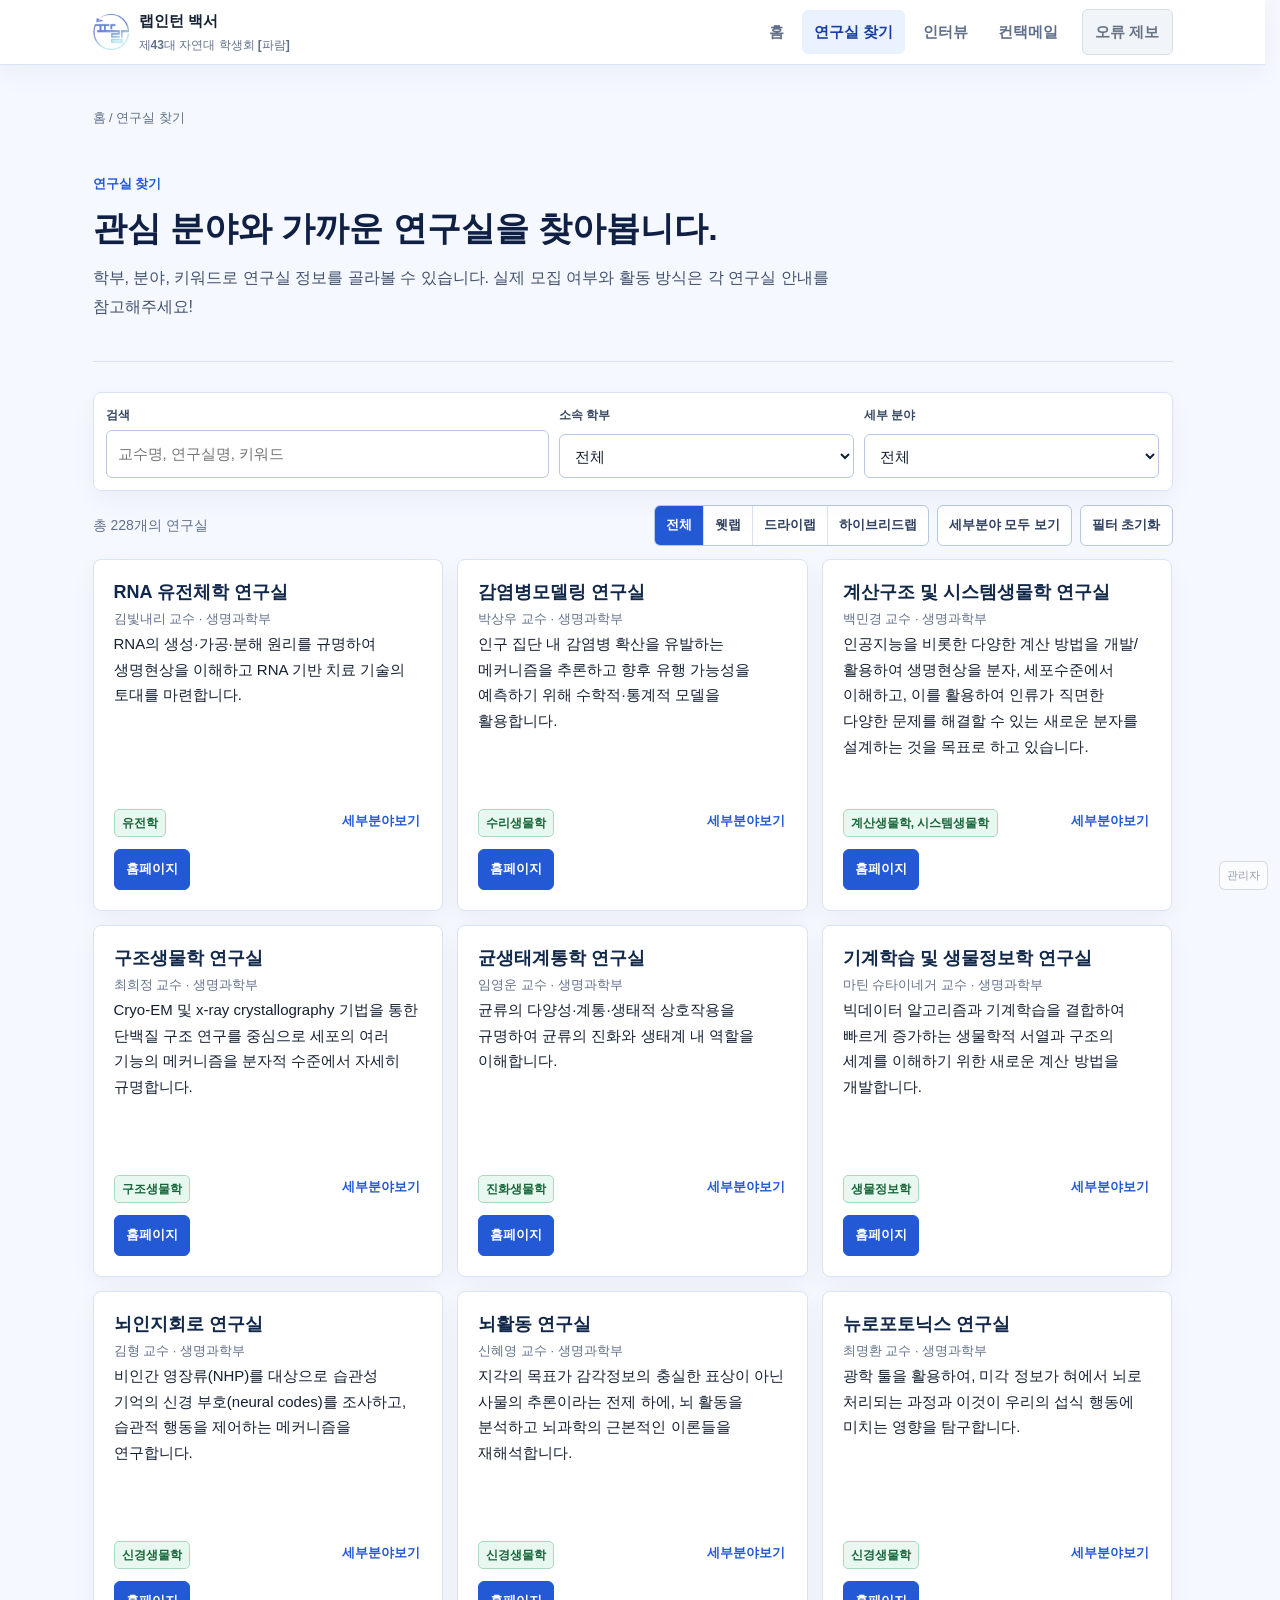
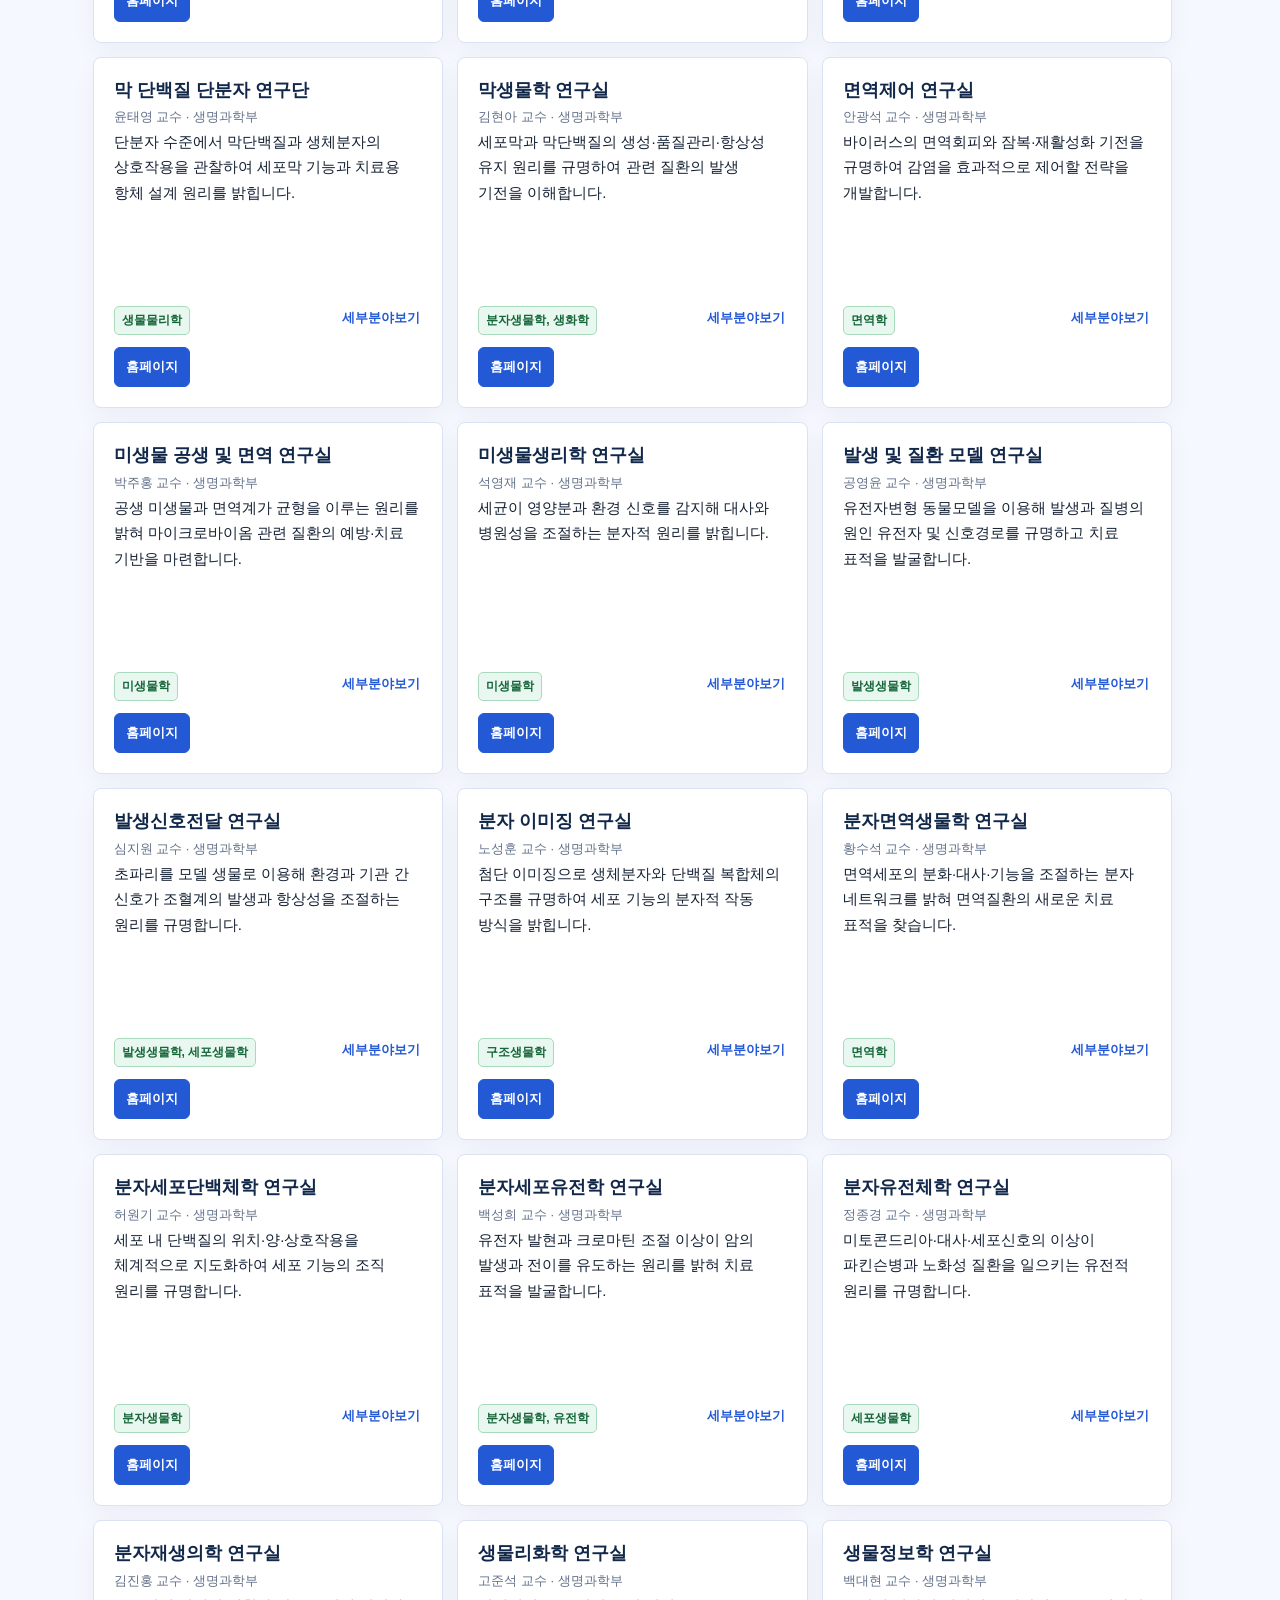
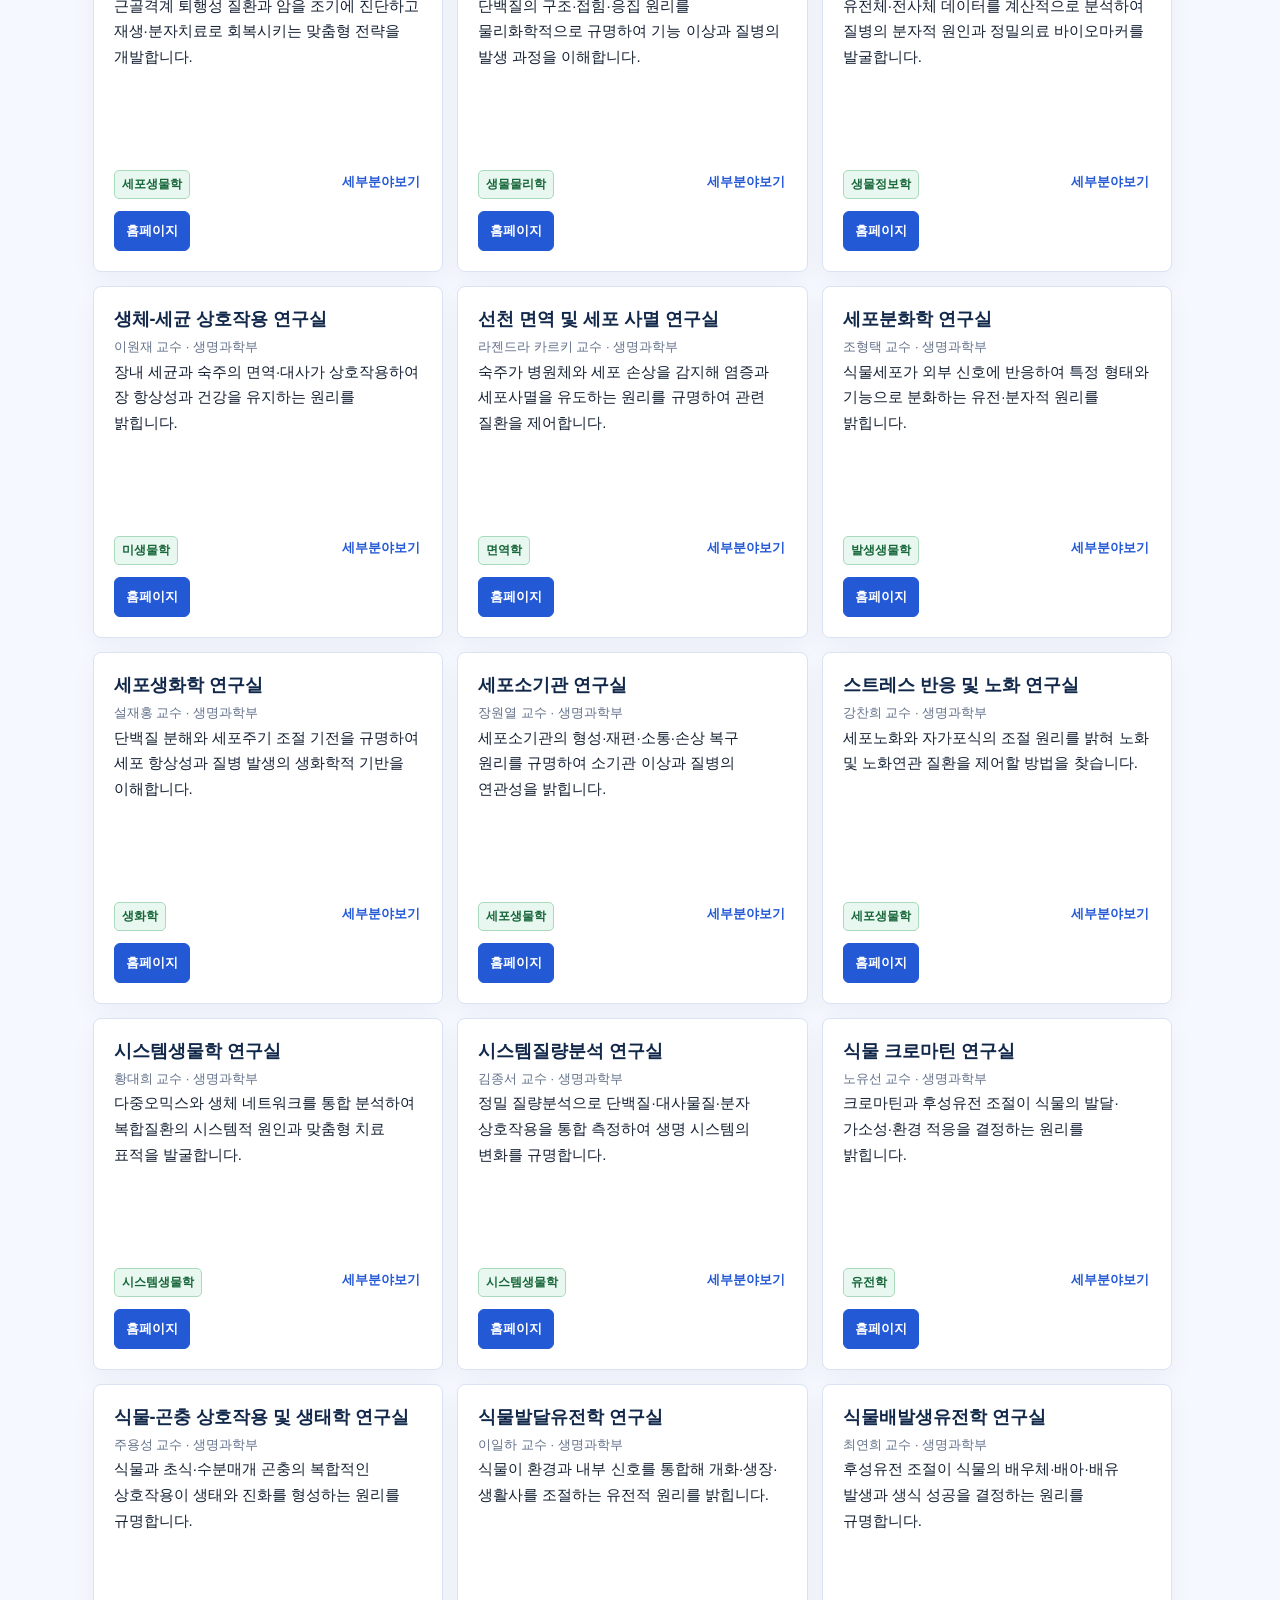
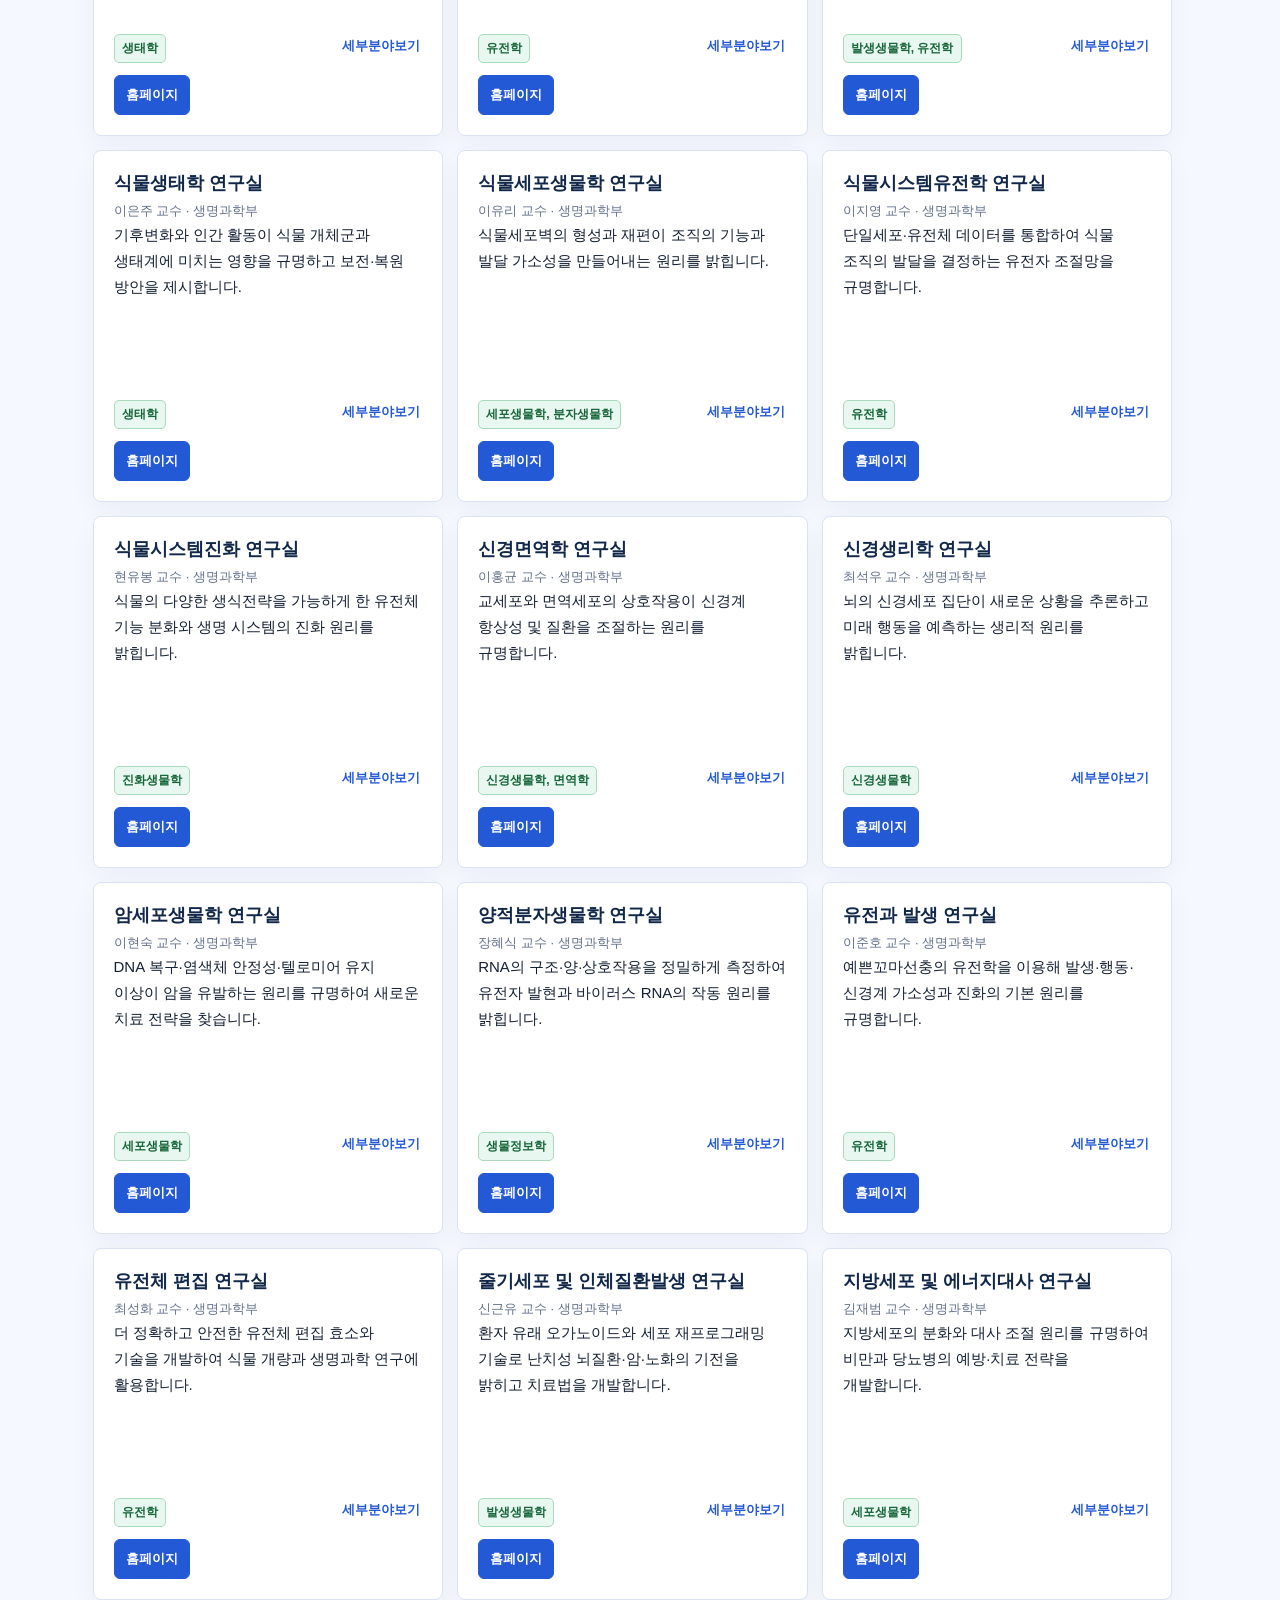
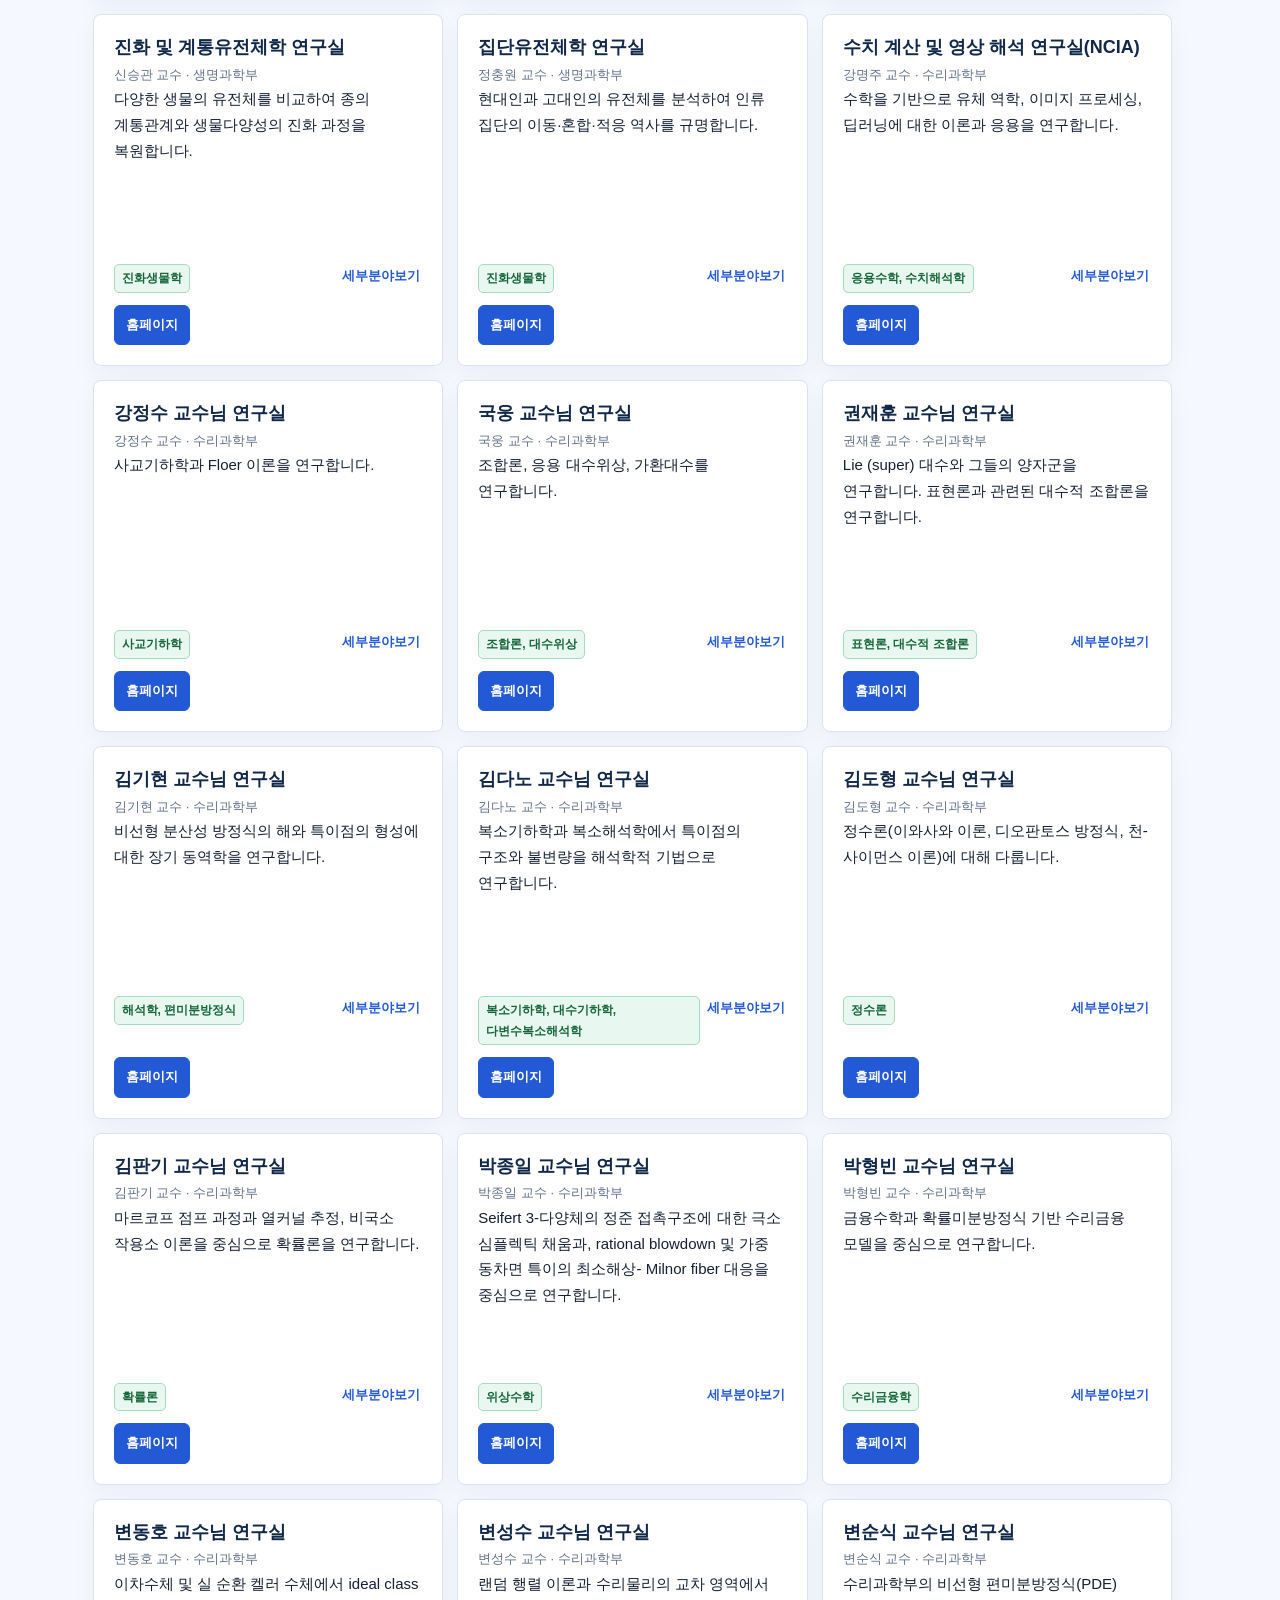
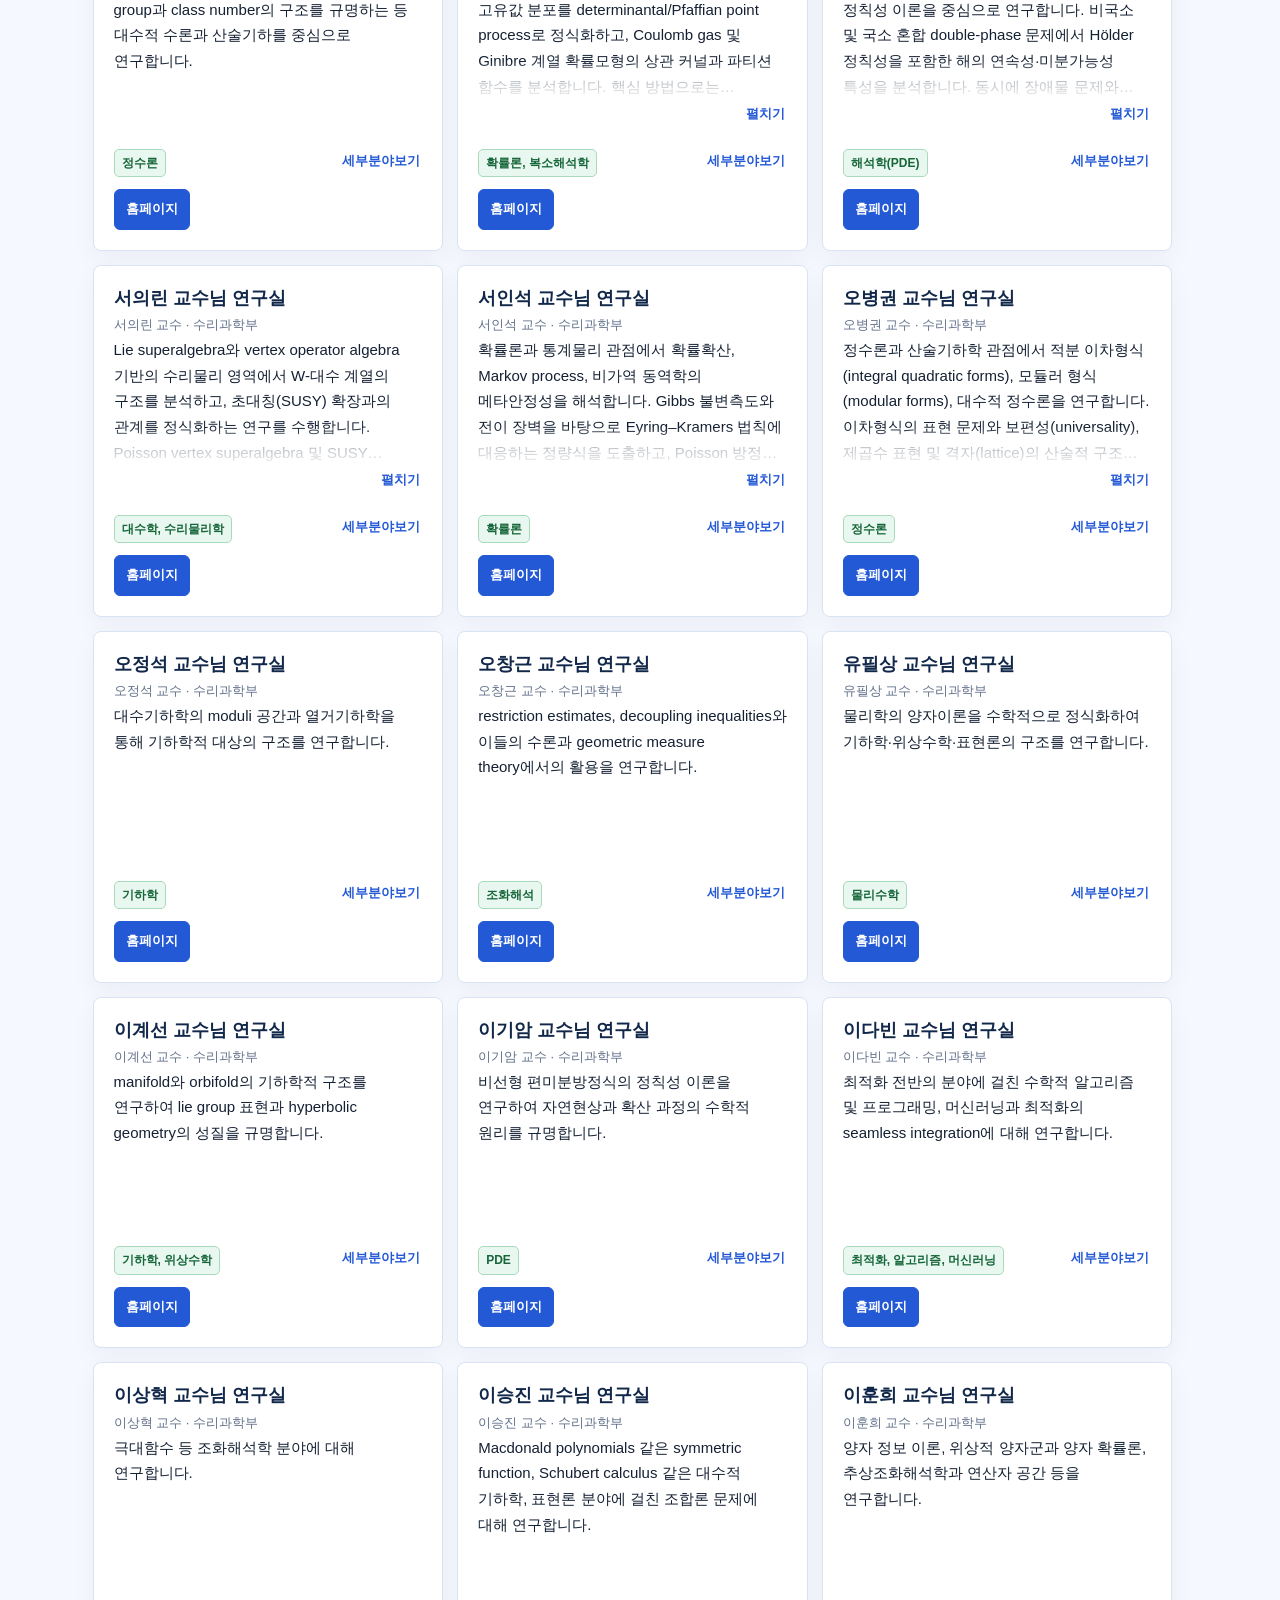
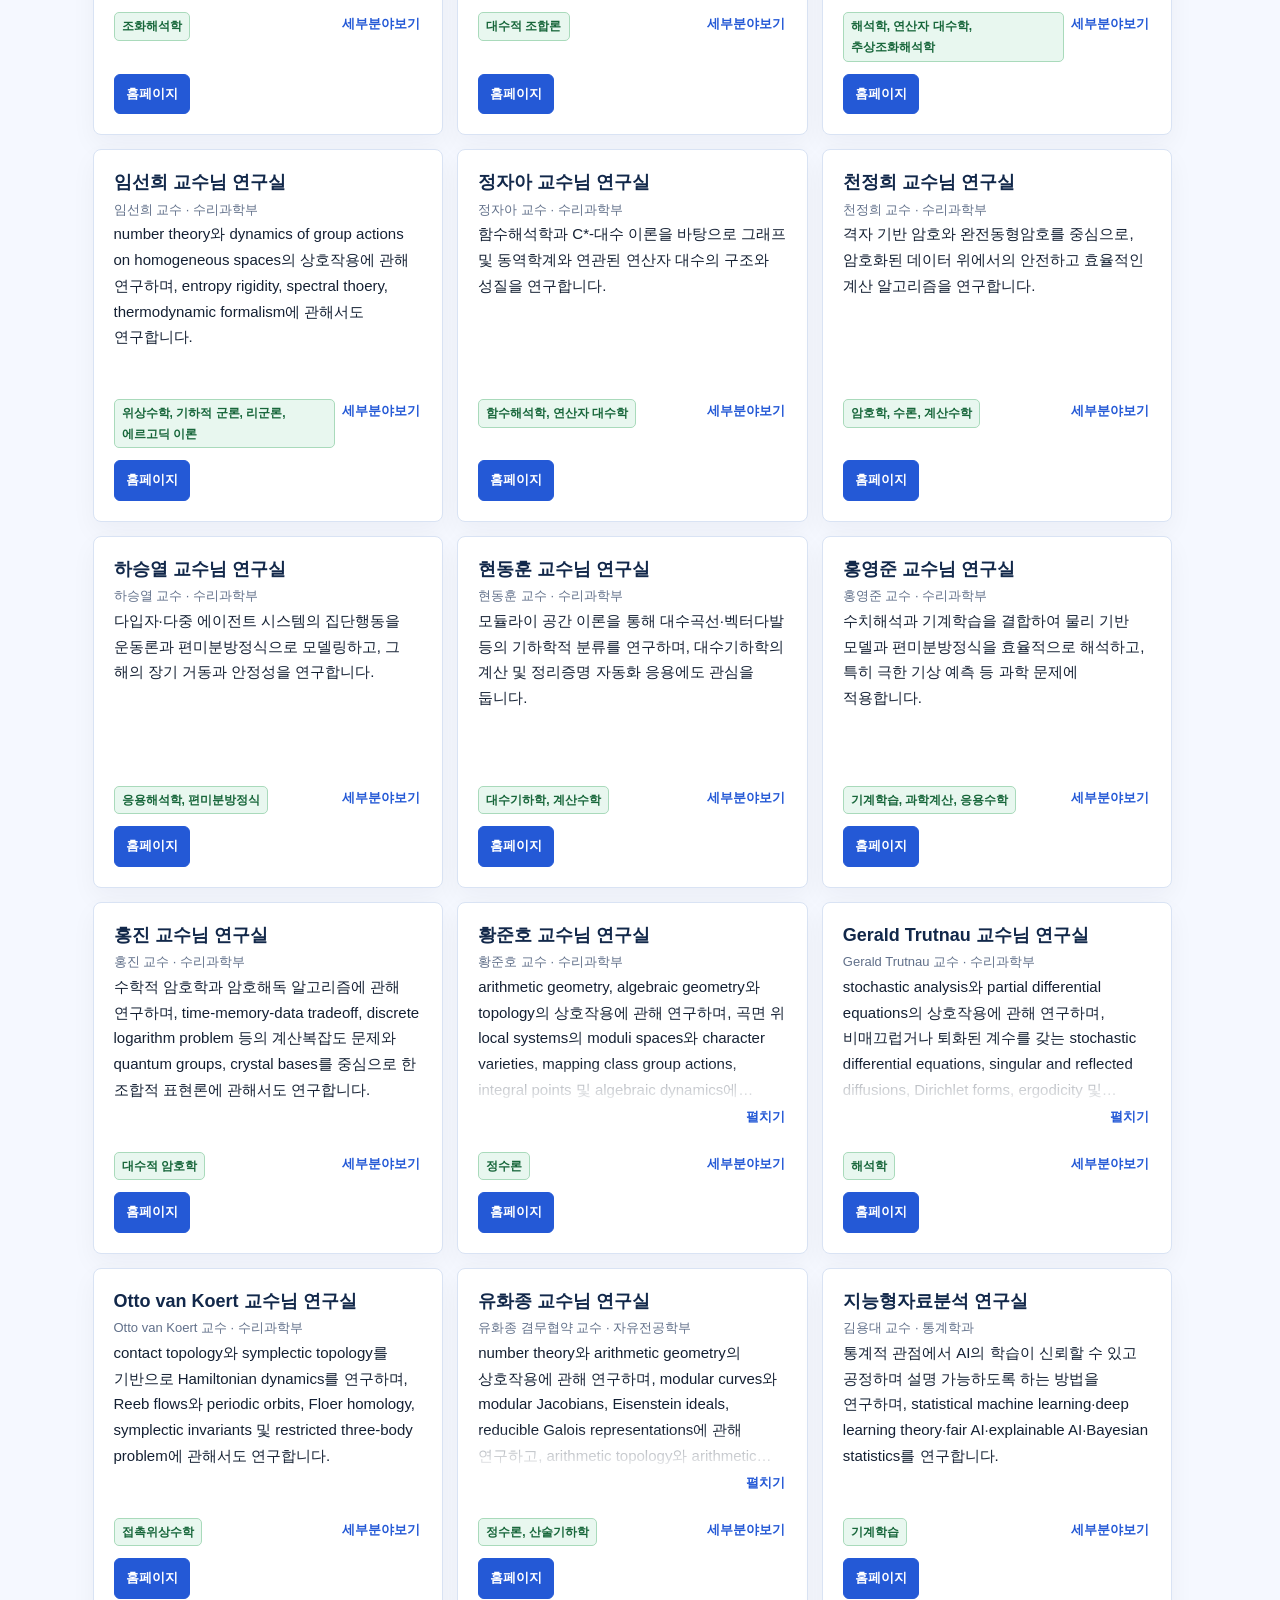
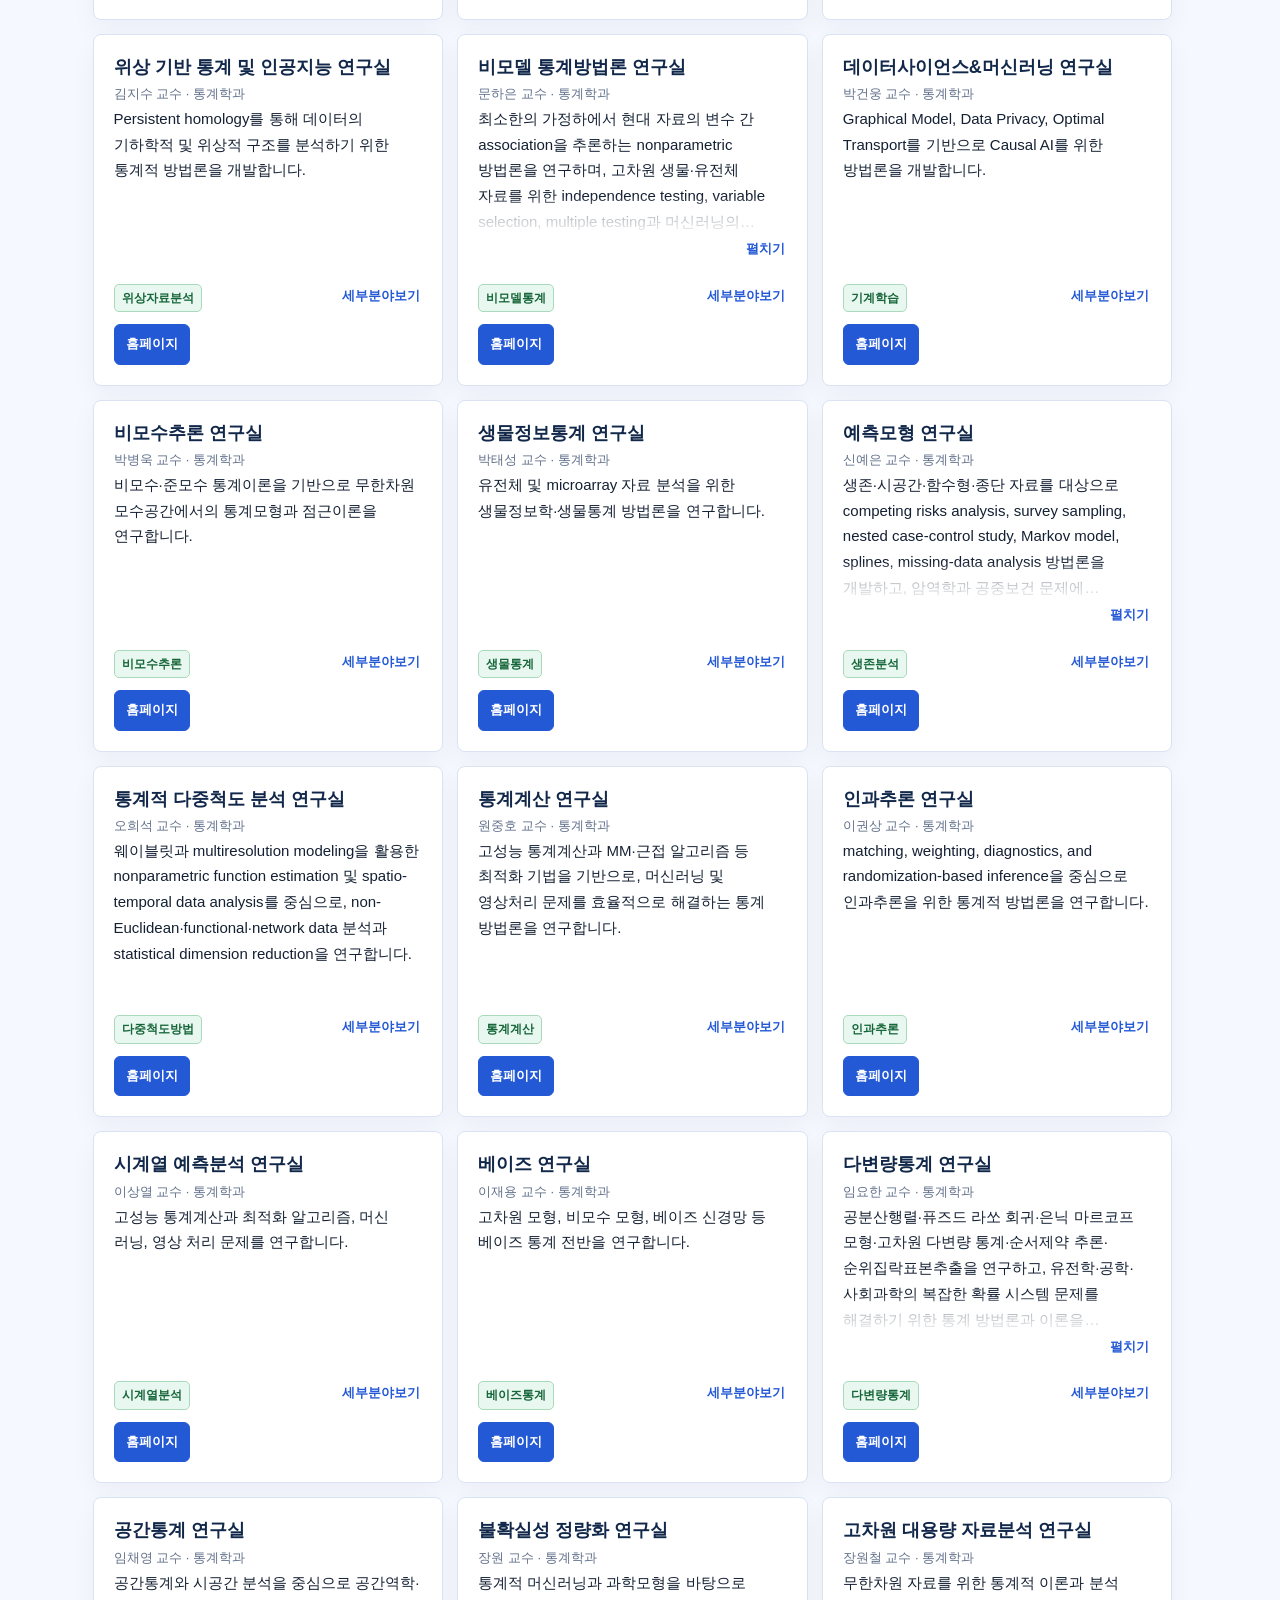
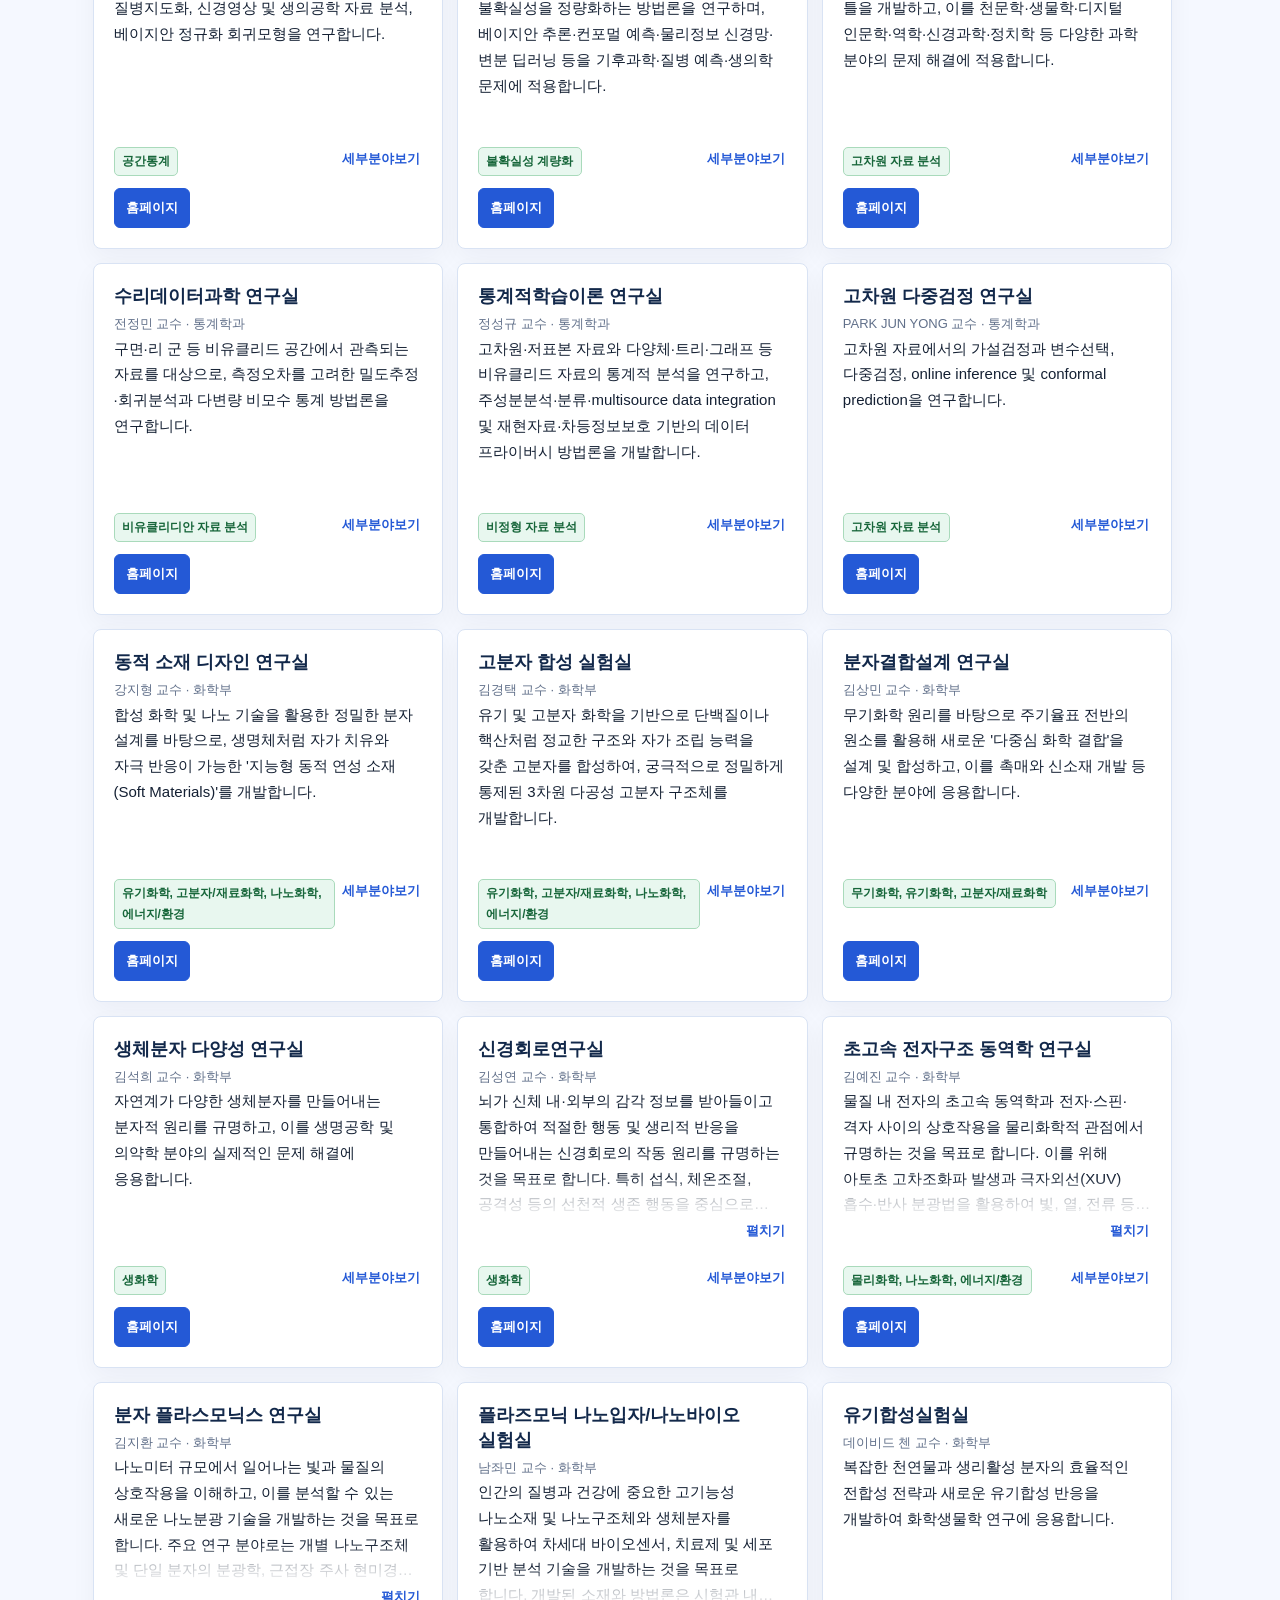
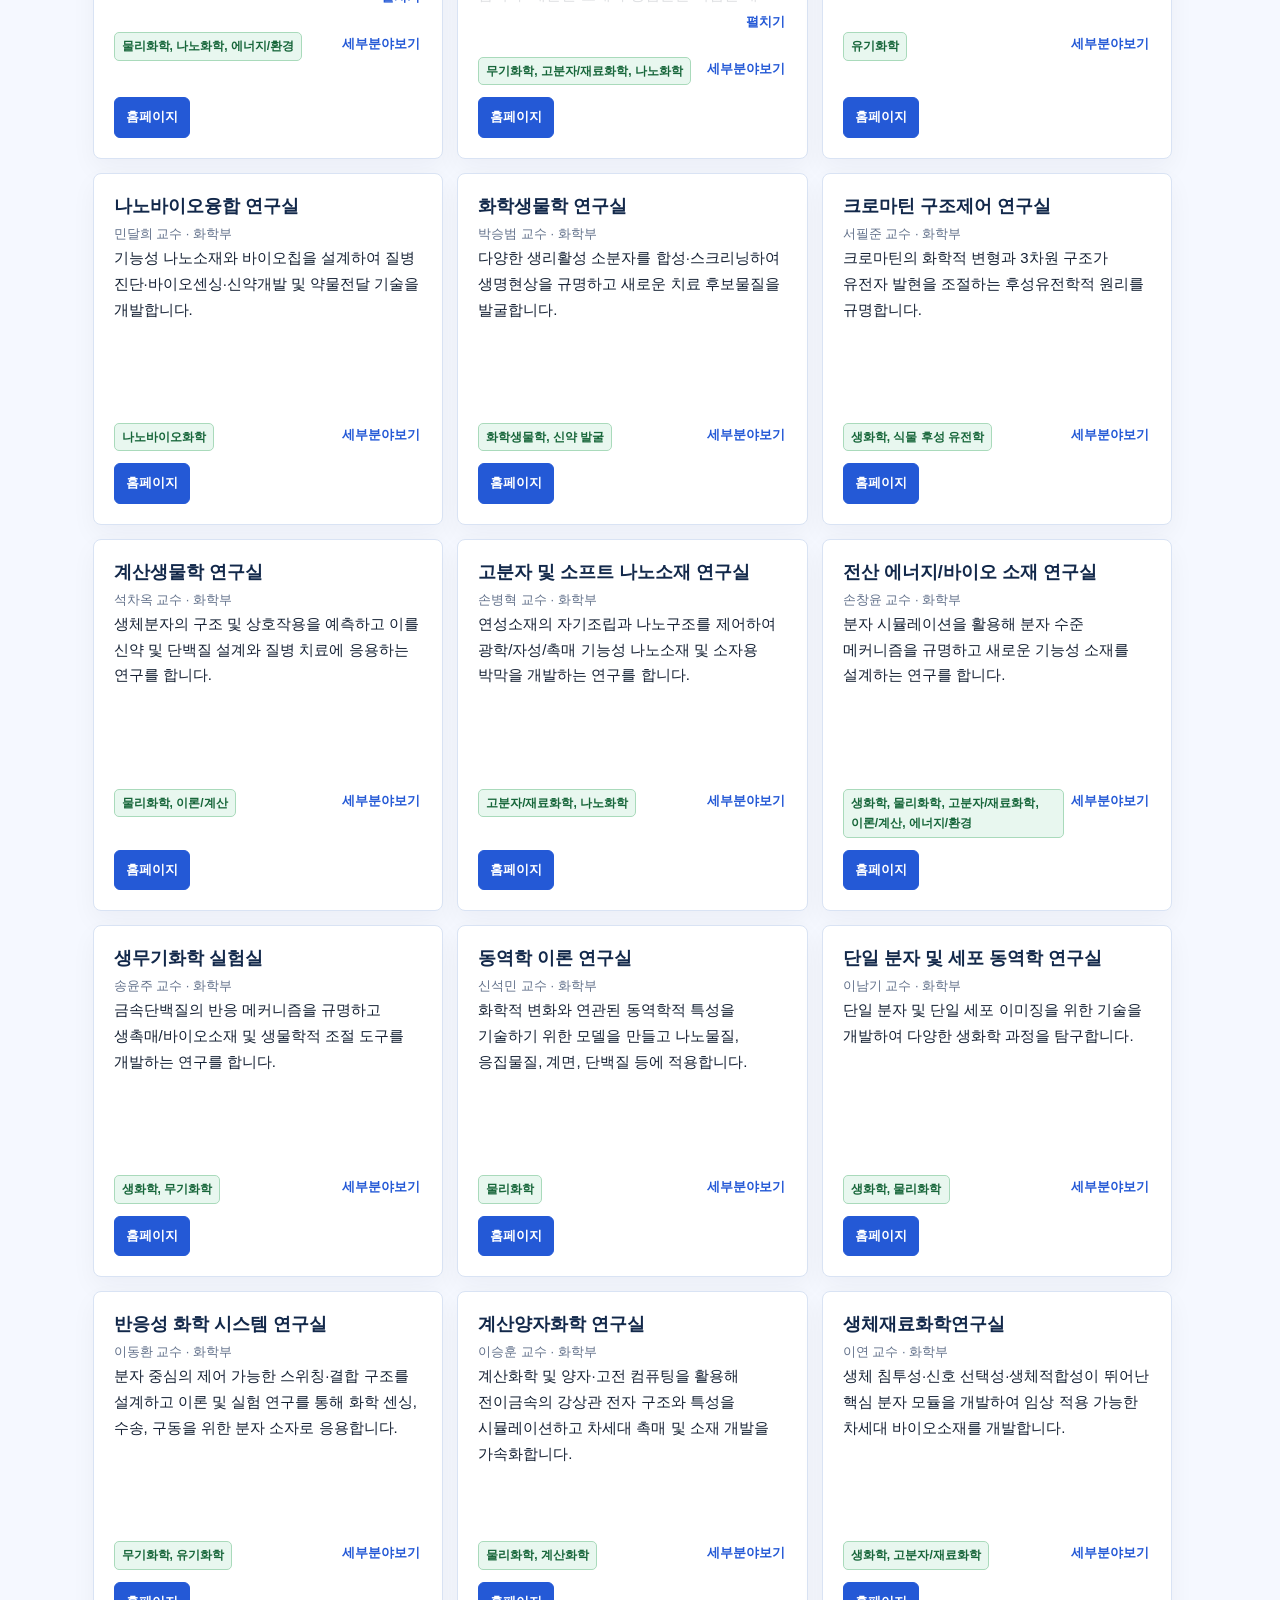
<file: labs.html>
<!DOCTYPE html>
<html lang="ko">
  <head>
    <meta charset="UTF-8">
    <meta name="viewport" content="width=device-width, initial-scale=1.0">
    <title>자연대 연구실 찾기</title>
    <link rel="stylesheet" href="sigape.css">
    <link rel="icon" type="image/png" href="logo.png">
    <script src="site-config.js"></script>
    <script src="site-data.js"></script>
  </head>
  <body>
    <header class="site-header">
      <nav class="nav">
        <div class="brand">
          <a class="brand-logo-link" href="#" data-config-url="NOTION_URL" target="_blank" rel="noopener noreferrer" aria-label="자연대 학생회 노션">
            <img class="brand-logo" src="logo.png" alt="파람 로고">
          </a>
          <span class="brand-text">
            <a class="brand-main" href="index.html">랩인턴 백서</a>
            <a class="brand-sub" href="#" data-config-url="NOTION_URL" target="_blank" rel="noopener noreferrer">제43대 자연대 학생회 [파람]</a>
          </span>
        </div>
        <div class="menu">
          <a href="index.html">홈</a>
          <a href="labs.html" aria-current="page">연구실 찾기</a>
          <a href="interviews.html">인터뷰</a>
          <a href="contact-mail.html">컨택메일</a>
          <a class="menu-report" href="#" data-config-url="ERROR_FORM_URL" target="_blank" rel="noopener noreferrer">오류 제보</a>
        </div>
      </nav>
    </header>
    <main class="page">
      <p class="breadcrumb"><a href="index.html">홈</a> / 연구실 찾기</p>
      <section class="hero">
        <p class="eyebrow">연구실 찾기</p>
        <h1>관심 분야와 가까운 연구실을 찾아봅니다.</h1>
        <p class="lead">학부, 분야, 키워드로 연구실 정보를 골라볼 수 있습니다. 실제 모집 여부와 활동 방식은 각 연구실 안내를 참고해주세요!</p>
      </section>
      <section class="section toolbar">
        <div class="toolbar-grid">
          <div class="field">
            <label for="searchInput">검색</label>
            <input id="searchInput" type="search" placeholder="교수명, 연구실명, 키워드">
          </div>
          <div class="field">
            <label for="deptFilter">소속 학부</label>
            <select id="deptFilter">
              <option value="all">전체</option>
            </select>
          </div>
          <div class="field">
            <label for="subfieldFilter">세부 분야</label>
            <select id="subfieldFilter">
              <option value="all">전체</option>
            </select>
          </div>
        </div>
      </section>
      <section class="summary-row">
        <div id="resultCount">데이터를 불러오는 중입니다.</div>
        <div class="summary-actions">
          <div class="type-filter" id="typeFilter" role="group" aria-label="실험유형">
            <button class="type-btn is-active" type="button" data-type="all" aria-pressed="true">전체</button>
            <button class="type-btn" type="button" data-type="웻랩" aria-pressed="false">웻랩</button>
            <button class="type-btn" type="button" data-type="드라이랩" aria-pressed="false">드라이랩</button>
            <button class="type-btn" type="button" data-type="하이브리드랩" aria-pressed="false">하이브리드랩</button>
          </div>
          <button class="btn" type="button" id="tagToggleAll" aria-expanded="false">세부분야 모두 보기</button>
          <button class="btn" type="button" id="resetButton">필터 초기화</button>
        </div>
      </section>
      <section class="state" id="loadingState">연구실 정보를 불러오는 중입니다.</section>
      <section class="state error hidden" id="errorState"></section>
      <section class="cards" id="labGrid"></section>
      <section class="state hidden" id="emptyState">조건에 맞는 결과가 없습니다. 검색어를 줄이거나 다른 학부를 선택해 주세요.</section>
      <footer class="footer compact-credit-footer">
        <p><strong>만든 사람들</strong> | 제43대 자연과학대학 학생회 [파람] 교육진로국</p>
        <p><strong>함께한 사람들</strong> | 제12대 통계학과 학생회 [노을], 제26대 지구환경과학부 학생회 [이륙], 제19대 화학부 학생회, 제12대 수리과학부 학생회 [스펙트럼], 제22대 생명과학부 학생회 [여울], 제18대 물리천문학부 학생회 [델]</p>
      </footer>
    </main>
    <script>
      const DATA_REQUIRED_MESSAGE = "관리자 페이지에서 파일을 업로드해주세요.";
      const DEPARTMENT_ORDER = ["수리과학부", "통계학과", "물리천문학부-물리학전공", "물리천문학부-천문학전공", "화학부", "생명과학부", "지구환경과학부", "자유전공학부"];
      let labs = [];
      // 겸직 교수님: 소속학부 칸은 그대로 두고 아래 학부 탭에도 함께 보이게 한다.
      // 값은 그 학부에서 쓸 세부분야. 빈 문자열이면 DB의 세부분야를 그대로 쓴다.
      // 키는 교수 성함(공백 앞부분) 또는 연구실명. 동명이인은 연구실명으로 지정할 것.
      const EXTRA_DEPARTMENTS = {
        "신예은": { "자유전공학부": "" },
        "노유선": { "자유전공학부": "" },
        "김성연": { "생명과학부": "신경생물학" }
      };
      let allTagsOpen = false;
      // 실험유형 필터: "all" | "웻랩" | "드라이랩" | "하이브리드랩"
      let currentType = "all";
      const $ = id => document.getElementById(id);

      function safeText(v, f = "") {
        const t = v == null ? "" : String(v).trim();
        return t || f
      }

      function splitTags(v) {
        return v ? String(v).split(/[,，#\/|]/).map(x => x.trim()).filter(Boolean) : []
      }

      function esc(v) {
        return String(v).replace(/[&<>"']/g, c => ({
          "&": "&amp;",
          "<": "&lt;",
          ">": "&gt;",
          '"': "&quot;",
          "'": "&#039;"
        } [c]))
      }

      function unique(items) {
        return [...new Set(items.filter(Boolean))].sort((a, b) => a.localeCompare(b, "ko"))
      }

      function normalizeUrl(v) {
        const u = safeText(v, "#");
        return !u || u === "#" ? "#" : /^https?:\/\//.test(u) ? u : "https://" + u
      }
      
      const PROFESSOR_TITLE = /(석좌교수|부교수|조교수)/g;

      function normalizeProfessor(v) {
        return safeText(v).replace(PROFESSOR_TITLE, "교수");
      }

      const POSITION_SUFFIX = /(명예교수|교수|강사|연구원|교원)$/;

      function provisionalLabName(professor) {
        const p = safeText(professor);
        if (!p) return "";
        return POSITION_SUFFIX.test(p) ? p + "님 연구실" : p + " 교수님 연구실";
      }

      function normalizeLab(r) {
        const field = safeText(r["한줄설명"] || r["대표연구분야"], "미분류");
        const kw = r["대표연구분야+세부키워드"] || r["세부키워드"] || "";
        const givenName = safeText(r["연구실명"]);
        const professor = normalizeProfessor(r["교수명"]);
        const fallbackName = provisionalLabName(professor);
        const department = safeText(r["소속학부"], "미분류");
        // DB의 '세부분야' 칸으로 분류한다. 화면에는 표시하지 않는 숨은 값.
        const subfield = safeText(r["세부분야"]);
        // DB의 '실험유형' 칸. 노란 태그로 보여주고 상단 버튼으로 거른다.
        const labType = safeText(r["실험유형"]);
        // deptSubfields: 학부마다 어떤 세부분야로 걸릴지. 겸직이면 학부별로 다를 수 있다.
        const deptSubfields = {};
        if (subfield) deptSubfields[department] = subfield;
        const extra = EXTRA_DEPARTMENTS[givenName] || EXTRA_DEPARTMENTS[professor.split(" ")[0]] || {};
        Object.keys(extra).forEach(d => {
          const v = safeText(extra[d]) || subfield;
          if (v) deptSubfields[d] = v;
        });
        return {
          name: givenName || fallbackName || "연구실명 미입력",
          provisional: !givenName && Boolean(fallbackName),
          professor,
          department,
          departments: [...new Set([department, ...Object.keys(extra)])],
          subfield,
          deptSubfields,
          labType,
          field,
          keywords: splitTags(kw),
          description: safeText(r["상세요약"], "상세 요약이 아직 입력되지 않았습니다."),
          homepage: normalizeUrl(r["연구실홈페이지"])
        };
      }

      function searchable(l) {
        return [l.name, l.professor, ...l.departments, l.field, l.labType, l.description, ...l.keywords]
          .join(" ")
          .toLowerCase()
      }

      function renderDepartmentOptions() {
        const actual = unique(labs.flatMap(l => l.departments));
        const list = [...DEPARTMENT_ORDER.filter(d => actual.includes(d)), ...actual.filter(d => !
          DEPARTMENT_ORDER.includes(d))];
        $("deptFilter").innerHTML = '<option value="all">전체</option>' + list.map(d => '<option value="' +
          esc(d) + '">' + esc(d) + '</option>').join("")
      }

      function optionsHtml(fields) {
        return fields.map(f => '<option value="' + esc(f) + '">' + esc(f) + '</option>').join("")
      }

      // 선택한 학부에 실제로 존재하는 세부분야만 목록에 올린다.
      // 데이터에서 직접 뽑으므로 새 분야가 생겨도 코드를 고칠 필요가 없다.
      // 학부를 고르지 않은 상태에서는 어느 학부의 분야인지 알 수 없으므로,
      // <optgroup>으로 학부별로 묶어서 보여준다.
      function renderSubfieldOptions() {
        const d = $("deptFilter").value;
        if (d !== "all") {
          $("subfieldFilter").innerHTML = '<option value="all">전체</option>' +
            optionsHtml(unique(labs.map(l => l.deptSubfields[d])));
          return
        }
        const actual = unique(labs.map(l => l.department));
        const order = [...DEPARTMENT_ORDER.filter(x => actual.includes(x)),
          ...actual.filter(x => !DEPARTMENT_ORDER.includes(x))
        ];
        // 묶음은 주 소속학부를 기준으로 만든다. 겸직 때문에 같은 분야가 두 번 뜨지 않게 하기 위함.
        const groups = order.map(dept => {
          const fields = unique(labs.filter(l => l.department === dept).map(l => l.subfield));
          return fields.length ?
            '<optgroup label="' + esc(dept) + '">' + optionsHtml(fields) + '</optgroup>' : ""
        }).join("");
        $("subfieldFilter").innerHTML = '<option value="all">전체</option>' + groups
      }

      function renderLabs() {
        const q = $("searchInput").value.trim().toLowerCase(),
          d = $("deptFilter").value,
          s = $("subfieldFilter").value;
        const filtered = labs.filter(l => (!q || searchable(l).includes(q)) &&
          (currentType === "all" || l.labType === currentType) &&
          (d === "all" || l.departments.includes(d)) &&
          (s === "all" || (d === "all" ?
            Object.values(l.deptSubfields).includes(s) : l.deptSubfields[d] === s)));
        $("resultCount").textContent = "총 " + filtered.length + "개의 연구실";
        $("emptyState").classList.toggle("hidden", filtered.length !== 0);
        $("labGrid").innerHTML = filtered.map(l => {
          const title = l.provisional ?
            '<span class="provisional-name">' + esc(l.name) + '</span><span class="provisional-badge">가제</span>' :
            esc(l.name);
          const homepage = l.homepage !== "#" ?
            '<a class="btn primary" href="' + esc(l.homepage) + '" target="_blank" rel="noopener noreferrer">홈페이지</a>' :
            '<span class="btn">홈페이지 없음</span>';
          // 초록 대표분야는 항상, 파란 세부키워드는 버튼을 눌러야 보인다.
          const subTags = l.keywords.map(k => '<span class="tag">#' + esc(k) + '</span>').join("") +
            (l.labType ? '<span class="tag type-tag">' + esc(l.labType) + '</span>' : '');
          const tags = '<div class="tags-block' + (allTagsOpen ? ' is-open' : '') + '">' +
            '<div class="tags tags-main">' +
            '<span class="tag field-tag">' + esc(l.field) + '</span>' +
            (subTags ? '<button class="tag-toggle" type="button" aria-expanded="' + allTagsOpen + '">' +
              (allTagsOpen ? '세부분야접기' : '세부분야보기') + '</button>' : '') +
            '</div>' +
            (subTags ? '<div class="tags tags-sub">' + subTags + '</div>' : '') +
            '</div>';
          return '<article class="card">' +
            '<h2 class="card-title">' + title + '</h2>' +
            '<div class="meta">' + esc(l.professor) + ' · ' + esc(l.department) + '</div>' +
            '<div class="lab-desc">' +
            '<div class="lab-desc-body">' +
            '<p class="lab-desc-text">' + esc(l.description) + '</p>' +
            '<span class="lab-desc-fade" aria-hidden="true"></span>' +
            '</div>' +
            '<button class="lab-desc-toggle" type="button" aria-expanded="false">펼치기</button>' +
            '</div>' +
            tags +
            '<div class="card-actions">' + homepage + '</div>' +
            '</article>';
        }).join("");
        updateDescClamp()
      }
      // 설명이 실제로 5줄을 넘는 카드에만 펼치기 버튼과 그라데이션을 넣음 (브라우저에서 높이를 직접 잰 후 판단함)
      function updateDescClamp() {
        requestAnimationFrame(() => {
          document.querySelectorAll("#labGrid .lab-desc").forEach(box => {
            const text = box.querySelector(".lab-desc-text");
            const clamped = text.scrollHeight > text.clientHeight + 1;
            box.classList.toggle("is-clamped", clamped || box.classList.contains("is-open"))
          })
        })
      }

      function showDataRequired() {
        labs = [];
        $("resultCount").textContent = "데이터가 아직 업로드되지 않았습니다.";
        $("loadingState").classList.add("hidden");
        $("errorState").textContent = DATA_REQUIRED_MESSAGE;
        $("errorState").classList.remove("hidden");
        renderDepartmentOptions();
        renderSubfieldOptions();
        renderLabs();
      }

      function loadData() {
        const rows = window.SITE_DATA && Array.isArray(window.SITE_DATA.labs) ? window.SITE_DATA.labs :
      [];
        if (!rows.length) {
          showDataRequired();
          return
        }
        labs = rows.map(normalizeLab).filter(l => l.name !== "연구실명 미입력");
        $("loadingState").classList.add("hidden");
        if (!labs.length) {
          showDataRequired();
          return
        }
        $("errorState").classList.add("hidden");
        renderDepartmentOptions();
        renderSubfieldOptions();
        renderLabs();
      }
      $("searchInput").addEventListener("input", renderLabs);
      $("deptFilter").addEventListener("change", () => {
        renderSubfieldOptions();
        $("subfieldFilter").value = "all";
        renderLabs()
      });
      $("subfieldFilter").addEventListener("change", renderLabs);
      // 카드는 매번 새로 그려지므로, 버튼마다 달지 않고 목록 전체에 한 번만 건다.
      $("labGrid").addEventListener("click", e => {
        const descBtn = e.target.closest(".lab-desc-toggle");
        if (descBtn) {
          const box = descBtn.closest(".lab-desc");
          const open = box.classList.toggle("is-open");
          descBtn.textContent = open ? "접기" : "펼치기";
          descBtn.setAttribute("aria-expanded", open ? "true" : "false");
          return
        }
        const tagBtn = e.target.closest(".tag-toggle");
        if (tagBtn) {
          const block = tagBtn.closest(".tags-block");
          const open = block.classList.toggle("is-open");
          tagBtn.textContent = open ? "세부분야접기" : "세부분야보기";
          tagBtn.setAttribute("aria-expanded", open ? "true" : "false")
        }
      });
      // 창 폭이 바뀌면 줄 수가 달라지므로 다시 잰다.
      let descResizeTimer;
      window.addEventListener("resize", () => {
        clearTimeout(descResizeTimer);
        descResizeTimer = setTimeout(updateDescClamp, 150)
      });
      window.addEventListener("load", updateDescClamp);
      function applyAllTags() {
        const label = allTagsOpen ? "세부분야 모두 접기" : "세부분야 모두 보기";
        $("tagToggleAll").textContent = label;
        $("tagToggleAll").setAttribute("aria-expanded", allTagsOpen ? "true" : "false");
        document.querySelectorAll("#labGrid .tags-block").forEach(block => {
          block.classList.toggle("is-open", allTagsOpen);
          const btn = block.querySelector(".tag-toggle");
          if (btn) {
            btn.textContent = allTagsOpen ? "세부분야접기" : "세부분야보기";
            btn.setAttribute("aria-expanded", allTagsOpen ? "true" : "false")
          }
        })
      }
      // 실험유형 버튼: 하나만 선택되며 선택된 것만 파란색으로 칠한다.
      function applyTypeFilter() {
        document.querySelectorAll("#typeFilter .type-btn").forEach(b => {
          const on = b.dataset.type === currentType;
          b.classList.toggle("is-active", on);
          b.setAttribute("aria-pressed", on ? "true" : "false")
        })
      }
      $("typeFilter").addEventListener("click", e => {
        const btn = e.target.closest(".type-btn");
        if (!btn || btn.dataset.type === currentType) return;
        currentType = btn.dataset.type;
        applyTypeFilter();
        renderLabs()
      });
      $("tagToggleAll").addEventListener("click", () => {
        allTagsOpen = !allTagsOpen;
        applyAllTags()
      });
      $("resetButton").addEventListener("click", () => {
        $("searchInput").value = "";
        currentType = "all";
        applyTypeFilter();
        $("deptFilter").value = "all";
        renderSubfieldOptions();
        $("subfieldFilter").value = "all";
        renderLabs()
      });
      loadData();
    </script>
    <script>
      document.querySelectorAll("[data-config-url]").forEach(function(link) {
        var key = link.getAttribute("data-config-url");
        var url = window.SITE_CONFIG && window.SITE_CONFIG[key];
        if (url) {
          link.href = url
        } else {
          link.hidden = true
        }
      });
    </script>
    <a class="admin-float" href="admin.html" aria-label="관리자 페이지">관리자</a>
  </body>

</html>
</file>
<file: sigape.css>
:root {
  --bg: #f5f8ff;
  --paper: #fff;
  --soft: #f8fbff;
  --text: #142033;
  --muted: #61708a;
  --line: #d9e3f4;
  --line2: #b9c8e2;
  --blue: #2459d6;
  --blue-dark: #183f9f;
  --blue-soft: #eaf1ff;
  --sky: #dff4ff;
  --max: 1080px;
  --radius: 8px
}

* {
  box-sizing: border-box
}

html {
  scroll-behavior: smooth;
  /* 검색·필터로 목록이 짧아져 세로 스크롤바가 사라져도
     그 자리를 비워 둬서 화면이 좌우로 흔들리지 않게 한다. */
  scrollbar-gutter: stable
}

/* scrollbar-gutter를 모르는 구형 브라우저용 대체 */
@supports not (scrollbar-gutter: stable) {
  html {
    overflow-y: scroll
  }
}

body {
  margin: 0;
  color: var(--text);
  background: var(--bg);
  font-family: -apple-system, BlinkMacSystemFont, "Segoe UI", "Noto Sans KR", "Apple SD Gothic Neo", sans-serif;
  font-size: 15px;
  line-height: 1.72;
  word-break: keep-all
}

a {
  color: inherit;
  text-decoration: none
}

button,
input,
select,
textarea {
  font: inherit
}

.site-header {
  position: sticky;
  top: 0;
  z-index: 20;
  background: rgba(255, 255, 255, .94);
  border-bottom: 1px solid var(--line);
  backdrop-filter: blur(10px)
}

.nav {
  width: min(var(--max), calc(100% - 40px));
  min-height: 64px;
  margin: 0 auto;
  display: flex;
  align-items: center;
  justify-content: space-between;
  gap: 24px
}

.brand {
  display: flex;
  align-items: center;
  gap: 10px;
  font-weight: 740
}

.brand-logo {
  width: 36px;
  height: 36px;
  object-fit: contain;
  display: block
}

.brand-text {
  display: grid;
  gap: 1px
}

.brand-main {
  font-weight: 800
}

.brand-sub {
  font-size: 12px;
  color: var(--muted);
  font-weight: 560
}

.menu {
  display: flex;
  align-items: center;
  gap: 6px;
  flex-wrap: wrap;
  justify-content: flex-end
}

.menu a {
  padding: 7px 10px;
  color: var(--muted);
  font-size: 13px;
  border-radius: 6px
}

.menu a:hover,
.menu a[aria-current="page"] {
  background: var(--blue-soft);
  color: var(--blue-dark)
}

.page {
  width: min(var(--max), calc(100% - 40px));
  margin: 0 auto;
  padding: 42px 0 76px
}

.breadcrumb {
  margin: 0 0 20px;
  color: var(--muted);
  font-size: 13px
}

.hero {
  padding: 18px 0 28px;
  border-bottom: 1px solid var(--line);
  margin-bottom: 26px
}

.hub-hero {
  min-height: 520px;
  display: grid;
  grid-template-columns: minmax(0, 1.04fr) minmax(320px, .72fr);
  gap: 48px;
  align-items: center;
  padding: 54px 0 64px;
  border-bottom: 1px solid var(--line)
}

.hub-copy {
  max-width: 680px
}

.eyebrow {
  margin: 0 0 10px;
  color: var(--blue);
  font-size: 13px;
  font-weight: 780
}

.hub-title {
  margin: 0 0 22px;
  font-size: 56px;
  line-height: 1.08;
  font-weight: 820;
  color: #102044
}

.hub-intro-title {
  margin: 0 0 10px;
  font-size: 20px;
  color: #132747
}

.hub-intro {
  font-size: 17px;
  color: #43516a;
  max-width: 650px
}

.hero-logo-panel {
  background: linear-gradient(180deg, #fff, #f3f8ff);
  border: 1px solid var(--line);
  border-radius: 14px;
  padding: 30px;
  box-shadow: 0 18px 50px rgba(36, 89, 214, .09)
}

.hero-logo-panel img {
  width: 104px;
  height: 104px;
  object-fit: contain;
  margin-bottom: 18px
}

.hero-logo-panel h2 {
  font-size: 22px
}

.hero-logo-panel p {
  color: var(--muted)
}

h1,
h2,
h3 {
  letter-spacing: 0;
  line-height: 1.32
}

h1 {
  margin: 0 0 12px;
  font-size: 34px;
  font-weight: 800;
  color: #102044
}

h2 {
  margin: 0 0 12px;
  font-size: 22px;
  font-weight: 760;
  color: #132747
}

h3 {
  margin: 0 0 8px;
  font-size: 16px;
  font-weight: 740
}

p {
  margin: 0 0 12px
}

.lead {
  max-width: 780px;
  color: #42516d;
  font-size: 16px
}

.section {
  margin-top: 30px
}

.grid {
  display: grid;
  gap: 14px
}

.two {
  grid-template-columns: 1.1fr .9fr
}

.three {
  grid-template-columns: repeat(3, minmax(0, 1fr))
}

.panel,
.card {
  background: var(--paper);
  border: 1px solid var(--line);
  border-radius: var(--radius);
  padding: 20px
}

.soft {
  background: var(--soft)
}

.notice {
  background: #fff;
  border-left: 4px solid var(--blue)
}

.muted {
  color: var(--muted)
}

.small {
  font-size: 13px;
  color: var(--muted)
}

.list {
  margin: 0;
  padding-left: 20px
}

.list li {
  margin: 5px 0
}

.steps {
  margin: 0;
  padding: 0;
  list-style: none;
  counter-reset: step;
  display: grid;
  gap: 9px
}

.steps li {
  counter-increment: step;
  display: grid;
  grid-template-columns: 32px 1fr;
  gap: 10px;
  align-items: start
}

.steps li:before {
  content: counter(step);
  width: 26px;
  height: 26px;
  display: grid;
  place-items: center;
  border: 1px solid var(--line2);
  background: var(--blue-soft);
  color: var(--blue-dark);
  font-size: 12px;
  font-weight: 800;
  border-radius: 6px
}

.quick-links {
  display: grid;
  gap: 9px
}

.quick-link {
  display: flex;
  justify-content: space-between;
  gap: 12px;
  padding: 13px 14px;
  border: 1px solid var(--line);
  background: #fff;
  border-radius: var(--radius);
  font-weight: 700
}

.quick-link span {
  color: var(--blue)
}

.quick-link:hover {
  border-color: var(--blue);
  background: #f7faff
}

.toolbar {
  position: sticky;
  top: 65px;
  z-index: 10;
  margin-bottom: 14px;
  padding: 12px;
  background: rgba(255, 255, 255, .95);
  border: 1px solid var(--line);
  border-radius: var(--radius);
  backdrop-filter: blur(8px)
}

.toolbar-grid {
  display: grid;
  grid-template-columns: 1.5fr 1fr 1fr;
  gap: 10px
}

.field {
  display: grid;
  gap: 5px
}

label {
  color: #364762;
  font-size: 12px;
  font-weight: 760
}

input,
select,
textarea {
  width: 100%;
  border: 1px solid var(--line2);
  border-radius: 6px;
  background: #fff;
  padding: 10px 11px;
  color: var(--text)
}

input:focus,
select:focus,
textarea:focus {
  outline: 3px solid var(--blue-soft);
  border-color: var(--blue)
}

.chips,
.filters {
  display: flex;
  gap: 7px;
  flex-wrap: wrap
}

.chip,
.btn,
.filter-btn {
  border: 1px solid var(--line2);
  background: #fff;
  border-radius: 6px;
  padding: 8px 11px;
  color: #30415f;
  cursor: pointer;
  font-size: 13px;
  font-weight: 680
}

.chip.active,
.filter-btn.active,
.btn.primary {
  background: var(--blue);
  border-color: var(--blue);
  color: #fff
}

.btn {
  display: inline-flex;
  align-items: center;
  justify-content: center;
  text-align: center
}

.summary-row {
  display: flex;
  justify-content: space-between;
  align-items: center;
  gap: 12px;
  margin: 13px 0;
  color: var(--muted);
  font-size: 14px
}

.cards {
  display: grid;
  grid-template-columns: repeat(3, minmax(0, 1fr));
  gap: 14px
}

.card {
  min-height: 210px;
  display: flex;
  flex-direction: column
}

.card-title {
  margin: 0 0 4px;
  font-size: 18px;
  font-weight: 780;
  color: #12284a
}

.provisional-name {
  background: #fdecea;
  box-shadow: 0 0 0 3px #fdecea;
  border-radius: 3px;
  color: #b3261e
}

.provisional-badge {
  display: inline-block;
  margin-left: 12px;
  padding: 2px 7px;
  border: 1px solid #f2b8b2;
  border-radius: 999px;
  background: #fdecea;
  color: #b3261e;
  font-size: 11px;
  font-weight: 760;
  line-height: 1.5;
  vertical-align: 2px;
  white-space: nowrap
}

.meta {
  color: var(--muted);
  font-size: 13px
}

.tags {
  display: flex;
  flex-wrap: wrap;
  gap: 5px;
  margin: 12px 0
}

.card>.tags {
  margin-top: auto;
  padding-top: 12px
}

/* ── 태그: 초록 대표분야 한 줄 + 접히는 파란 세부키워드 ────────── */

.tags-block {
  display: flex;
  flex-direction: column;
  gap: 5px;
  /* 설명 바로 아래에 고정. 파란 태그가 늘어나면 아래로 밀린다. */
  padding-top: 12px;
  margin-bottom: 12px
}

.tags-block .tags {
  margin: 0
}

.tags-main {
  flex-wrap: nowrap;
  align-items: flex-start
}

/* 대표분야가 길면 버튼을 밀어내지 말고 태그 안에서 줄바꿈하게 한다 */
.tags-main .field-tag {
  min-width: 0
}

.tag-toggle {
  flex: none;
  margin-left: auto;
  padding: 3px 2px 0;
  border: 0;
  background: transparent;
  color: var(--blue);
  font: inherit;
  font-size: 13px;
  font-weight: 700;
  line-height: 1.35;
  white-space: nowrap;
  cursor: pointer
}

.tag-toggle:hover {
  text-decoration: underline
}

/* 요약 줄 오른쪽의 버튼 묶음 */
.summary-actions {
  display: flex;
  gap: 8px;
  flex-wrap: wrap;
  align-items: center
}

/* ── 실험유형 선택 버튼 (전체 / 웻랩 / 드라이랩 / 하이브리드랩) ── */

.type-filter {
  display: inline-flex;
  flex-wrap: wrap;
  border: 1px solid var(--line2);
  border-radius: 6px;
  background: #fff;
  overflow: hidden
}

.type-btn {
  padding: 8px 11px;
  border: 0;
  border-left: 1px solid var(--line);
  background: transparent;
  color: #30415f;
  font: inherit;
  font-size: 13px;
  font-weight: 680;
  white-space: nowrap;
  cursor: pointer
}

.type-btn:first-child {
  border-left: 0
}

.type-btn:hover {
  background: var(--blue-soft)
}

/* 선택된 것만 파란색 */
.type-btn.is-active {
  background: var(--blue);
  border-left-color: var(--blue);
  color: #fff
}

.type-btn.is-active:hover {
  background: var(--blue-dark)
}

/* 실험유형 노란 태그 (세부분야를 펼쳤을 때 맨 끝) */
.tag.type-tag {
  background: #fff5d6;
  border-color: #e8ce84;
  color: #7a5a06;
  font-weight: 760
}

.tags-sub {
  display: none
}

.tags-block.is-open .tags-sub {
  display: flex
}

/* ── 연구실 설명: 기본 5줄, 넘치면 더보기 ───────────────────── */

.lab-desc {
  margin: 0 0 12px
}

.lab-desc-body {
  position: relative
}

.lab-desc-text {
  margin: 0;
  line-height: 1.72;
  /* 짧은 설명도 5줄 높이를 차지해 카드끼리 폭이 맞는다 */
  min-height: calc(1.72em * 5);
  display: -webkit-box;
  -webkit-box-orient: vertical;
  -webkit-line-clamp: 5;
  line-clamp: 5;
  overflow: hidden
}

.lab-desc.is-open .lab-desc-text {
  display: block;
  -webkit-line-clamp: unset;
  line-clamp: unset;
  overflow: visible
}

/* 접힌 상태에서 마지막 줄을 흐리게 덮는 그라데이션 */
.lab-desc-fade {
  display: none;
  position: absolute;
  left: 0;
  right: 0;
  bottom: 0;
  height: 2.6em;
  pointer-events: none;
  background: linear-gradient(to bottom, rgba(255, 255, 255, 0) 0%, rgba(255, 255, 255, .72) 55%, rgba(255, 255, 255, .95) 100%)
}

.lab-desc.is-clamped:not(.is-open) .lab-desc-fade {
  display: block
}

.lab-desc-toggle {
  /* 버튼이 없는 카드도 같은 높이를 차지해, 아래 태그 위치가 흔들리지 않게 한다 */
  visibility: hidden;
  display: block;
  margin: 4px 0 0 auto;
  padding: 0 2px;
  border: 0;
  background: transparent;
  color: var(--blue);
  font: inherit;
  font-size: 13px;
  font-weight: 700;
  line-height: 1.6;
  cursor: pointer
}

.lab-desc.is-clamped .lab-desc-toggle {
  visibility: visible
}

.lab-desc-toggle:hover {
  text-decoration: underline
}

.tag {
  display: inline-flex;
  padding: 3px 7px;
  border: 1px solid var(--line);
  background: var(--blue-soft);
  border-radius: 5px;
  color: #27467a;
  font-size: 12px
}

.card-actions {
  /* 태그가 얼마나 늘어나든 홈페이지 버튼은 카드 맨 아래 */
  margin-top: auto;
  display: flex;
  gap: 8px
}

.state {
  padding: 28px 16px;
  text-align: center;
  color: var(--muted);
  border: 1px dashed var(--line2);
  background: #fff;
  border-radius: var(--radius)
}

.error {
  color: #8c1d18;
  background: #fff4f2;
  border-color: #efb8ae
}

.hidden {
  display: none !important
}

details {
  border: 1px solid var(--line);
  background: #fff;
  border-radius: var(--radius);
  padding: 13px 14px
}

details+details {
  margin-top: 8px
}

summary {
  cursor: pointer;
  font-weight: 720
}

details p {
  color: #4b5a72;
  margin: 8px 0 0
}

.modal-backdrop {
  position: fixed;
  inset: 0;
  display: none;
  align-items: center;
  justify-content: center;
  padding: 20px;
  background: rgba(20, 32, 51, .38);
  z-index: 50
}

.modal-backdrop.active {
  display: flex
}

.modal {
  width: min(820px, 100%);
  max-height: 86vh;
  overflow: auto;
  background: #fff;
  border-radius: 10px;
  border: 1px solid var(--line)
}

.modal-head {
  position: sticky;
  top: 0;
  background: rgba(255, 255, 255, .96);
  border-bottom: 1px solid var(--line);
  padding: 18px;
  display: flex;
  justify-content: space-between;
  gap: 14px
}

.close-btn {
  width: 34px;
  height: 34px;
  border: 1px solid var(--line2);
  background: #fff;
  border-radius: 6px;
  cursor: pointer
}

.modal-body {
  padding: 18px
}

.footer {
  margin-top: 40px;
  padding-top: 18px;
  border-top: 1px solid var(--line);
  color: var(--muted);
  font-size: 13px
}

.form-link {
  display: inline-flex;
  margin-top: 8px
}

@media(max-width:880px) {
  .nav {
    align-items: flex-start;
    flex-direction: column;
    padding: 12px 0
  }

  .menu {
    justify-content: flex-start
  }

  .page {
    padding-top: 30px
  }

  .hub-hero {
    min-height: 0;
    grid-template-columns: 1fr;
    gap: 24px;
    padding: 28px 0 38px
  }

  .hub-title {
    font-size: 36px
  }

  .hero-logo-panel {
    padding: 22px
  }

  .toolbar {
    position: static
  }

  .toolbar-grid,
  .two,
  .three,
  .cards {
    grid-template-columns: 1fr
  }

  h1 {
    font-size: 28px
  }

  .summary-row {
    display: block
  }

  .summary-actions {
    margin-top: 8px
  }
}

.phone-wrap {
  display: flex;
  justify-content: center
}

.phone {
  width: min(340px, 100%);
  height: 485px;
  border: 1px solid #c7d7f1;
  border-radius: 34px;
  background: #fff;
  box-shadow: 0 24px 70px rgba(36, 89, 214, .16);
  padding: 16px;
  position: relative
}

.phone:before {
  content: "";
  display: block;
  width: 88px;
  height: 5px;
  border-radius: 999px;
  background: #d7e2f5;
  margin: 0 auto 20px
}

.phone-screen {
  height: calc(100% - 25px);
  border: 1px solid var(--line);
  border-radius: 24px;
  background: linear-gradient(180deg, #f7fbff, #eef5ff);
  padding: 20px;
  display: flex;
  flex-direction: column
}

.phone-logo {
  width: 48px;
  height: 48px;
  object-fit: contain;
  margin-bottom: 14px
}

.phone-title {
  font-size: 20px;
  font-weight: 800;
  line-height: 1.3;
  margin-bottom: 8px;
  color: #102044
}

.phone-desc {
  font-size: 13px;
  color: var(--muted);
  margin-bottom: 14px
}

.phone-links {
  display: grid;
  gap: 9px;
  margin-top: auto
}

.phone-link {
  display: flex;
  justify-content: space-between;
  align-items: center;
  gap: 12px;
  padding: 12px 13px;
  border: 1px solid #c9d8f0;
  border-radius: 12px;
  background: #fff;
  color: #142033;
  font-weight: 760
}

.phone-link span {
  color: var(--blue);
  font-size: 13px
}

.faq-list {
  display: grid;
  gap: 8px
}

.report-panel {
  background: #fff;
  border: 1px solid var(--line);
  border-left: 5px solid var(--blue);
  border-radius: var(--radius);
  padding: 22px
}

.report-panel p {
  max-width: 720px
}

@media(max-width:880px) {
  .phone {
    width: min(320px, 100%);
    height: 500px
  }

  .phone-screen {
    height: calc(100% - 25px)
  }
}

.step-link {
  display: inline-flex;
  margin-top: 6px;
  color: var(--blue);
  font-size: 13px;
  font-weight: 720
}

.step-link:hover {
  text-decoration: underline
}

.signature-right {
  text-align: right;
  margin-top: 18px;
  color: #273a5c;
  font-weight: 720
}


.title-logo-wrap {
  position: relative;
  display: inline-block;
  isolation: isolate;
  padding: 10px 22px 14px 0;
  overflow: hidden
}

.title-logo-wrap .hub-title {
  position: relative;
  z-index: 2;
  margin-bottom: 0
}

.title-logo-bg {
  position: absolute;
  z-index: 1;
  width: 140px;
  height: 140px;
  object-fit: contain;
  right: -8px;
  top: 0;
  opacity: .22;
  transform: rotate(-4deg);
  pointer-events: none
}

.title-logo-mask {
  position: absolute;
  z-index: 1;
  right: 104px;
  top: 0;
  width: 32px;
  height: 100%;
  background: linear-gradient(90deg, var(--bg) 0%, rgba(245, 248, 255, .82) 62%, rgba(245, 248, 255, 0) 100%);
  pointer-events: none
}

@media(max-width:880px) {
  .title-logo-bg {
    width: 104px;
    height: 104px;
    right: -6px;
    top: 8px
  }

  .title-logo-mask {
    right: 74px
  }
}





.phone-link strong {
  display: flex;
  align-items: center;
  gap: 9px
}

.phone-link-icon {
  width: 30px;
  height: 30px;
  display: inline-grid;
  place-items: center;
  border-radius: 9px;
  background: var(--blue-soft);
  color: var(--blue);
  flex: 0 0 auto
}

.phone-link-icon svg {
  width: 18px;
  height: 18px;
  display: block;
  fill: none;
  stroke: currentColor;
  stroke-width: 2.1;
  stroke-linecap: round;
  stroke-linejoin: round
}


.phone-links .phone-link-icon svg {
  width: 18px;
  height: 18px;
  display: block;
  fill: none;
  stroke: currentColor;
  stroke-width: 2.1;
  stroke-linecap: round;
  stroke-linejoin: round
}















.tag.field-tag {
  background: #e8f7ef;
  border-color: #a9dabb;
  color: #17663a;
  font-weight: 760
}


/* final polish */
.menu a {
  font-size: 15px;
  font-weight: 720;
  padding: 9px 12px
}

.menu a[aria-current="page"] {
  font-weight: 850
}

.menu-report {
  color: #687386 !important;
  background: #f1f4f8 !important;
  border: 1px solid #d7dee9
}

.btn.secondary {
  background: #f4f7fb;
  border-color: #cfd9e8;
  color: #33445f
}

.justify {
  text-align: justify
}

.faq-section .section-head {
  margin-bottom: 14px
}

.faq-grid {
  display: grid;
  grid-template-columns: repeat(2, minmax(0, 1fr));
  gap: 10px
}

.faq-grid summary {
  display: flex;
  justify-content: space-between;
  gap: 12px;
  align-items: center
}

.faq-grid summary span {
  font-weight: 780
}

.faq-grid summary em {
  font-style: normal;
  font-size: 12px;
  color: var(--blue);
  background: var(--blue-soft);
  border-radius: 999px;
  padding: 3px 8px;
  white-space: nowrap
}

.modal-body details {
  padding: 0
}

.modal-body summary {
  padding: 15px 16px;
  background: #f8fbff
}

.modal-body details p {
  padding: 0 16px 16px;
  margin: 0;
  line-height: 1.85;
  white-space: pre-line
}

.error .btn,
.state .btn {
  margin-top: 10px
}

.notion-slot {
  margin-top: 16px
}

@media(max-width:880px) {
  .menu {
    gap: 8px
  }

  .menu a {
    font-size: 14px;
    min-height: 40px;
    display: inline-flex;
    align-items: center
  }

  .faq-grid {
    grid-template-columns: 1fr
  }

  .justify {
    text-align: left
  }

  .phone {
    width: 100%;
    max-width: 330px
  }

  .phone-link {
    min-width: 0
  }

  .phone-link strong {
    min-width: 0
  }

  .phone-link strong+span {
    flex: 0 0 auto
  }

  .card,
  .panel {
    padding: 18px
  }

  .hero,
  .hub-hero {
    overflow: hidden
  }
}

.home-faq-panel {
  display: flex;
  flex-direction: column;
  min-height: 100%;
  max-height: 430px;
  overflow: auto
}

.home-faq-panel .small {
  margin-top: -4px;
  margin-bottom: 12px
}

.compact-faq {
  display: grid;
  gap: 8px
}

.compact-faq details {
  padding: 0;
  overflow: hidden
}

.compact-faq details+details {
  margin-top: 0
}

.compact-faq summary {
  display: grid;
  grid-template-columns: 1fr auto;
  gap: 10px;
  align-items: center;
  padding: 12px 13px
}

.compact-faq summary span {
  font-weight: 780
}

.compact-faq summary em {
  font-style: normal;
  font-size: 12px;
  color: var(--blue);
  background: var(--blue-soft);
  border-radius: 999px;
  padding: 2px 8px;
  white-space: nowrap
}

.compact-faq details[open] summary {
  border-bottom: 1px solid var(--line);
  background: #f8fbff
}

.compact-faq details p {
  padding: 11px 13px 13px;
  margin: 0;
  color: #4b5a72;
  line-height: 1.75
}

.home-faq-panel details:not([open]) summary {
  color: #263855
}

@media(max-width:880px) {
  .home-faq-panel {
    max-height: none;
    overflow: visible
  }

  .compact-faq summary {
    grid-template-columns: 1fr
  }

  .compact-faq summary em {
    width: max-content
  }
}

.brand-logo-link {
  display: flex;
  align-items: center
}

.brand-main,
.brand-sub {
  width: max-content
}

.brand-main:hover,
.brand-sub:hover {
  text-decoration: underline;
  text-underline-offset: 3px
}


/* 2026 data/admin refinement */
.site-header {
  box-shadow: 0 8px 28px rgba(20, 32, 51, .05)
}

.menu {
  margin-left: auto
}

.menu-report {
  margin-left: 6px
}

.panel,
.card,
.toolbar {
  box-shadow: 0 10px 26px rgba(20, 32, 51, .045)
}

.card {
  transition: transform .16s ease, border-color .16s ease, box-shadow .16s ease
}

.card:hover {
  transform: translateY(-2px);
  border-color: #b8c9e8;
  box-shadow: 0 16px 34px rgba(20, 32, 51, .08)
}

.hero {
  padding-top: 24px
}

.lead {
  line-height: 1.82
}

.card-title {
  line-height: 1.38
}

.tag {
  font-weight: 680
}

.field-tag {
  background: #e9f8ef;
  border-color: #badfca;
  color: #197142
}

.keyword-panel .chip {
  background: #fff
}

.keyword-panel .chip.active {
  background: var(--blue);
  color: #fff
}

.admin-float {
  position: fixed;
  right: 12px;
  bottom: 10px;
  z-index: 40;
  padding: 4px 7px;
  border: 1px solid rgba(120, 132, 154, .28);
  border-radius: 6px;
  background: rgba(255, 255, 255, .55);
  color: rgba(72, 84, 106, .58);
  font-size: 11px;
  backdrop-filter: blur(8px)
}

.admin-float:hover {
  background: #fff;
  color: #2d3f5f;
  border-color: #bdc9dc
}

.admin-page .hero {
  margin-bottom: 18px
}

.admin-login {
  max-width: 430px
}

.admin-tools .field {
  margin-bottom: 14px
}

.admin-counts {
  display: grid;
  gap: 4px;
  margin-bottom: 14px
}

.admin-preview {
  margin-top: 16px
}

.admin-table-wrap {
  overflow: auto;
  margin-top: 10px
}

.admin-table {
  width: 100%;
  border-collapse: collapse;
  font-size: 14px
}

.admin-table th,
.admin-table td {
  border-bottom: 1px solid var(--line);
  padding: 9px 8px;
  text-align: left
}

.admin-table th {
  width: 96px;
  color: var(--blue-dark)
}

@media(max-width:880px) {
  .menu {
    margin-left: 0
  }

  .menu-report {
    margin-left: 0
  }

  .admin-float {
    right: 8px;
    bottom: 8px
  }
}

.admin-login .field {
  margin-bottom: 16px
}

.admin-login .btn.primary {
  margin-top: 12px
}


.admin-page {
  min-height: calc(100vh - 64px);
  display: grid;
  align-items: center;
  padding-top: 36px;
  padding-bottom: 36px
}

.admin-login {
  width: min(430px, 100%);
  margin: 0 auto;
  padding: 28px
}

.admin-login h2 {
  text-align: center;
  margin-bottom: 22px
}

.admin-login .field {
  margin-bottom: 20px
}

.admin-login .btn.primary {
  width: 100%;
  margin-top: 14px
}

.admin-login #loginMessage {
  text-align: center;
  margin-top: 12px
}

.admin-tools {
  width: 100%;
  align-self: start
}

.admin-tools:not(.hidden) {
  display: block
}

.admin-tools .breadcrumb {
  margin-top: 0
}

.admin-footer {
  text-align: center
}

@media(max-width:880px) {
  .admin-page {
    min-height: calc(100vh - 110px);
    align-items: start
  }

  .admin-login {
    margin-top: 36px
  }
}

.modal-advice {
  margin-top: 18px
}

.phone-link-muted {
  background: #f3f6fa;
  border-color: #d9e2ee;
  color: #263849
}

.phone-link-muted strong {
  color: #1d3554
}

.phone-link-muted span:last-child {
  color: #2f6fd6
}

.phone-link-muted .phone-link-icon {
  background: #e5ebf3;
  border-color: #d2dce9;
  color: #4d647d
}

.partners-footer {
  margin-top: 72px;
  padding: 36px 24px 42px;
  text-align: center;
  border-top: 1px solid #dfe7f2;
  color: #415064
}

.partners-footer h2 {
  margin: 0;
  font-size: 18px;
  line-height: 1.35;
  font-weight: 800;
  color: #1b2f4a
}

.footer-rule {
  width: 28px;
  height: 2px;
  background: #7aa4df;
  margin: 13px auto 22px;
  border-radius: 999px
}

.partner-grid {
  display: grid;
  grid-template-columns: repeat(3, minmax(0, 1fr));
  gap: 12px 16px;
  max-width: 980px;
  margin: 0 auto
}

.partner-grid span {
  display: flex;
  align-items: center;
  justify-content: center;
  min-height: 46px;
  padding: 10px 12px;
  border: 1px solid #dbe5f1;
  background: #f7faff;
  border-radius: 8px;
  font-size: 14px;
  line-height: 1.45;
  font-weight: 560;
  color: #30445f;
  word-break: keep-all
}

.admin-footer {
  margin-top: 44px
}

@media(max-width:760px) {
  .partners-footer {
    margin-top: 48px;
    padding: 30px 16px 36px
  }

  .partner-grid {
    grid-template-columns: 1fr;
    gap: 10px
  }

  .partner-grid span {
    min-height: auto;
    font-size: 13px;
    padding: 11px 12px
  }
}

.compact-credit-footer {
  margin-top: 48px;
  padding-top: 18px;
  text-align: center;
  color: #687386;
  font-size: 12px;
  line-height: 1.8
}

.compact-credit-footer p {
  margin: 3px auto;
  max-width: 980px
}

.compact-credit-footer strong {
  font-weight: 650;
  color: #415064
}

@media(max-width:760px) {
  .compact-credit-footer {
    text-align: left;
    font-size: 12px;
    line-height: 1.75
  }

  .compact-credit-footer p {
    margin: 6px 0
  }
}
</file>
